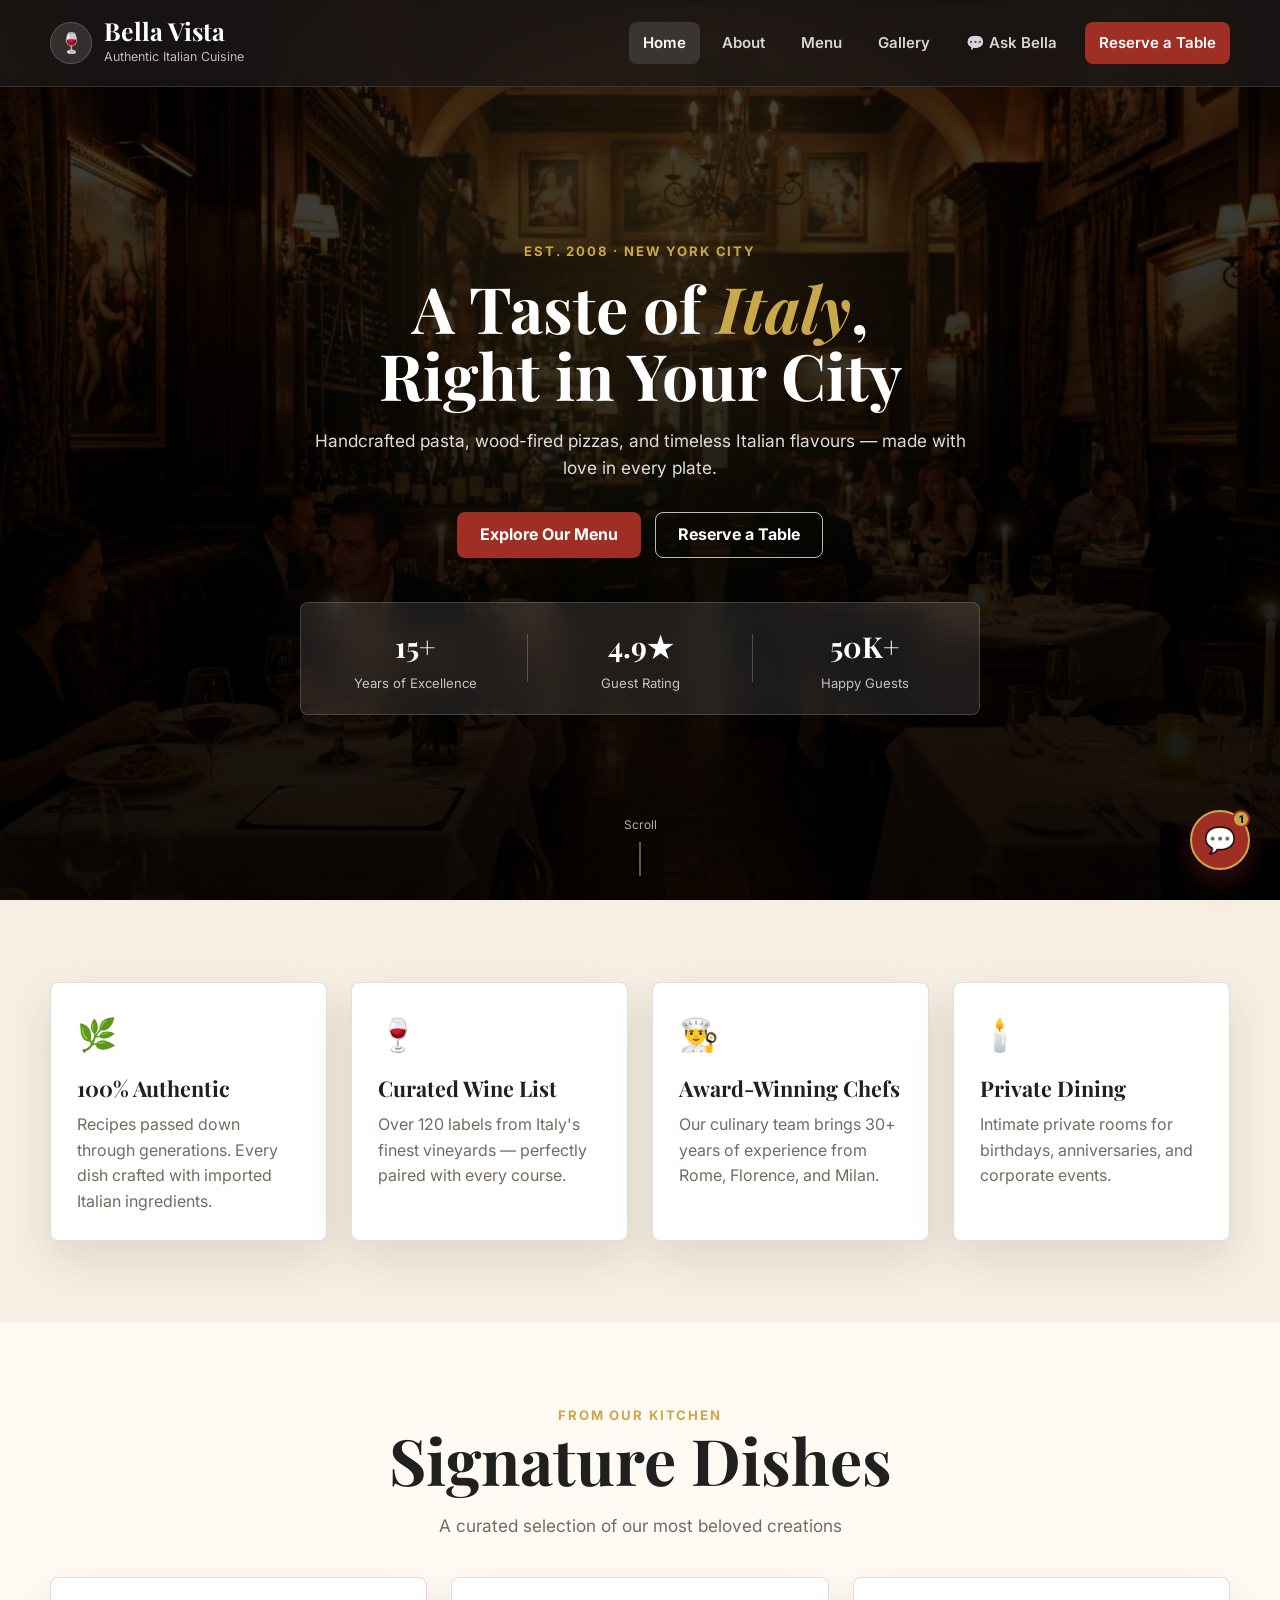
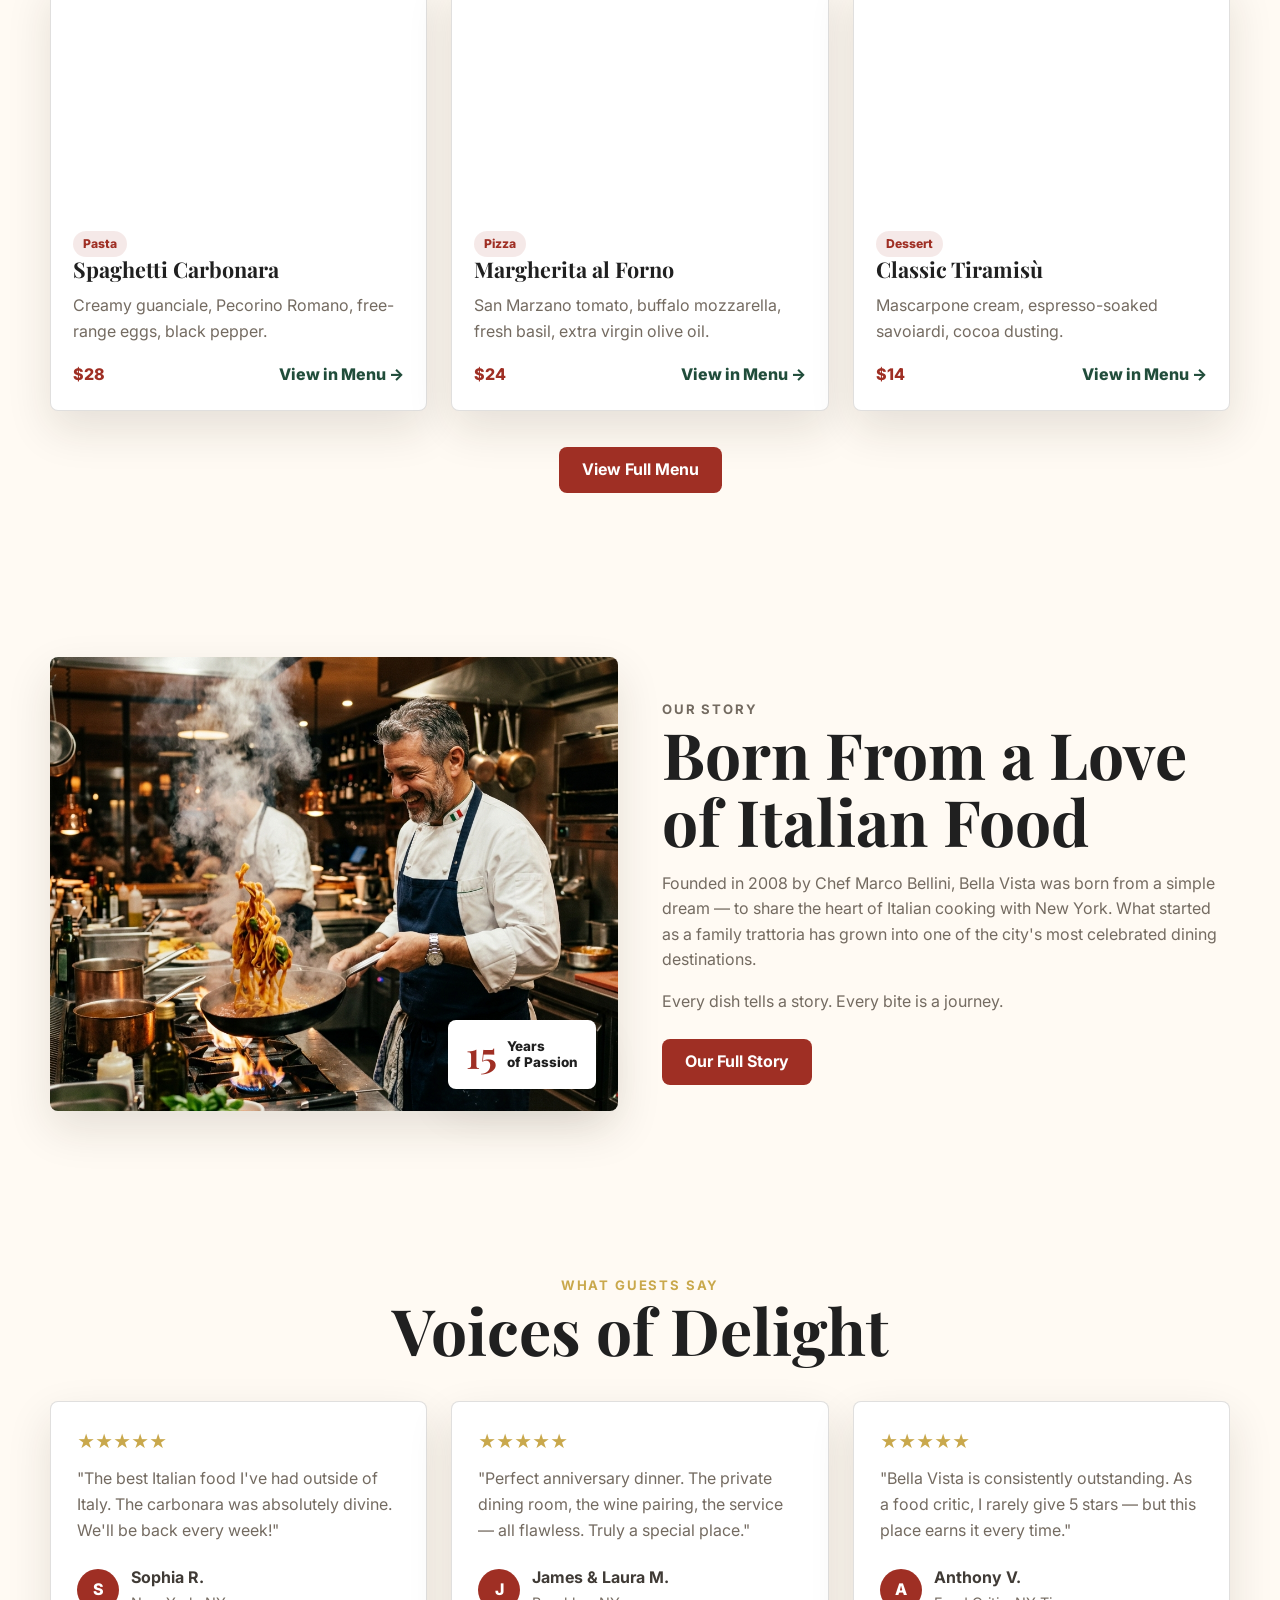
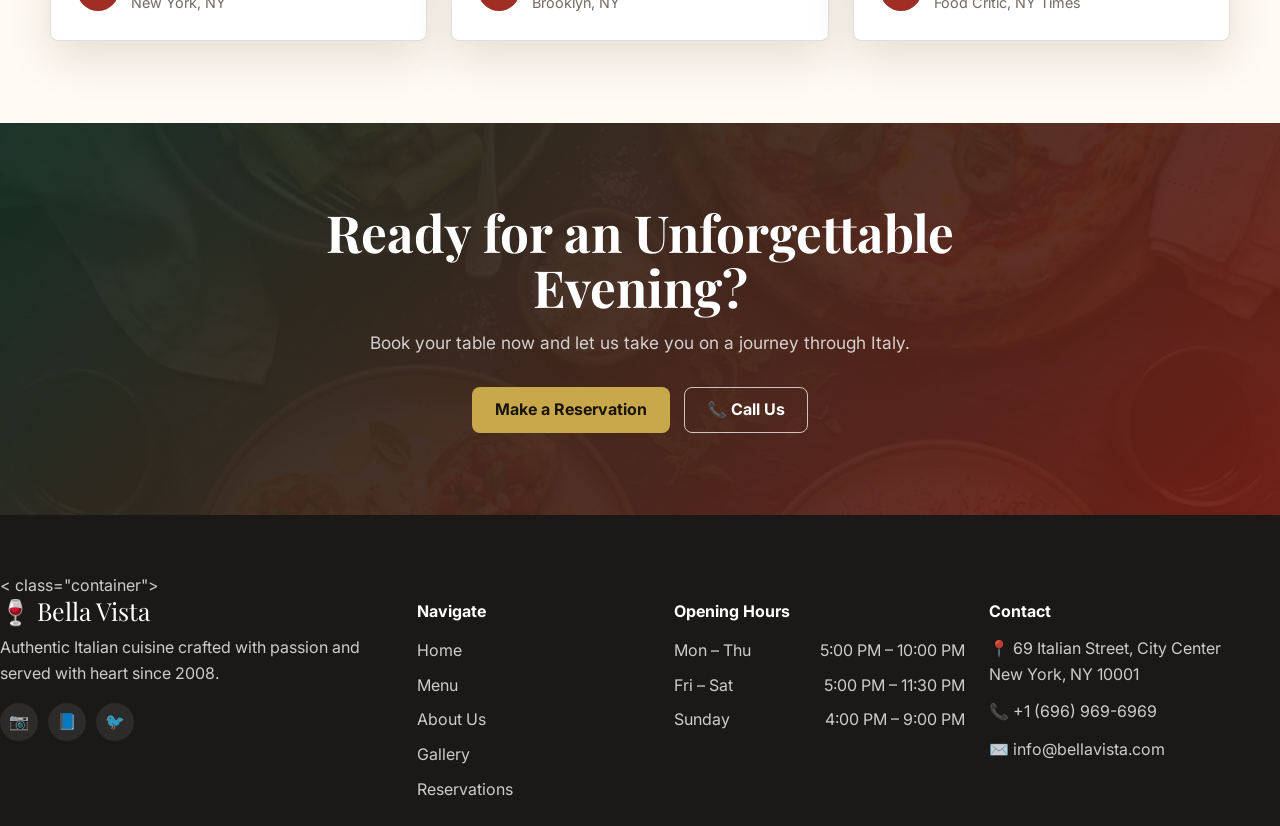
<file: index.html>
<!doctype html>
<html lang="en">
  <head>
    <meta charset="UTF-8" />
    <meta name="viewport" content="width=device-width, initial-scale=1.0" />
    <title>Bella Vista – Authentic Italian Cuisine | New York</title>
    <meta
      name="description"
      content="Experience the authentic taste of Italy at Bella Vista. Award-winning Italian cuisine in the heart of New York City. Reserve your table today."
    />
    <link rel="preconnect" href="https://fonts.googleapis.com" />
    <link rel="preconnect" href="https://fonts.gstatic.com" crossorigin />
    <link
      href="https://fonts.googleapis.com/css2?family=Playfair+Display:ital,wght@0,400;0,600;0,700;1,400&family=Inter:wght@300;400;500;600&display=swap"
      rel="stylesheet"
    />
    <link rel="stylesheet" href="style.css" />
  </head>
  <body>
    <!-- NAVBAR -->
    <header class="header" id="main-header">
      <div class="container">
        <nav class="navbar">
          <a href="index.html" class="logo">
            <span class="logo-icon">🍷</span>
            <div class="logo-text">
              <h1>Bella Vista</h1>
              <span class="tagline">Authentic Italian Cuisine</span>
            </div>
          </a>
          <ul class="nav-links" id="nav-links">
            <li>
              <a href="index.html" class="nav-link active" id="nav-home"
                >Home</a
              >
            </li>
            <li>
              <a href="about.html" class="nav-link" id="nav-about">About</a>
            </li>
            <li><a href="menu.html" class="nav-link" id="nav-menu">Menu</a></li>
            <li>
              <a href="gallery.html" class="nav-link" id="nav-gallery"
                >Gallery</a
              >
            </li>
            <li>
              <a href="chatbot.html" class="nav-link" id="nav-chatbot"
                >💬 Ask Bella</a
              >
            </li>
            <li>
              <a
                href="reservation.html"
                class="nav-link btn-reserve"
                id="nav-reservation"
                >Reserve a Table</a
              >
            </li>
          </ul>
          <button class="hamburger" id="hamburger" aria-label="Toggle menu">
            <span></span><span></span><span></span>
          </button>
        </nav>
      </div>
    </header>

    <!-- HERO -->
    <section id="home" class="hero">
      <div class="hero-overlay"></div>
      <div class="hero-content">
        <p class="hero-eyebrow">Est. 2008 · New York City</p>
        <h2 class="hero-title">
          A Taste of <em>Italy</em>,<br />Right in Your City
        </h2>
        <p class="hero-sub">
          Handcrafted pasta, wood-fired pizzas, and timeless Italian flavours —
          made with love in every plate.
        </p>
        <div class="hero-buttons">
          <a href="menu.html" class="btn btn-primary" id="hero-view-menu"
            >Explore Our Menu</a
          >
          <a href="reservation.html" class="btn btn-outline" id="hero-reserve"
            >Reserve a Table</a
          >
        </div>
        <div class="hero-stats">
          <div class="stat">
            <span class="stat-num">15+</span
            ><span class="stat-label">Years of Excellence</span>
          </div>
          <div class="stat-divider"></div>
          <div class="stat">
            <span class="stat-num">4.9★</span
            ><span class="stat-label">Guest Rating</span>
          </div>
          <div class="stat-divider"></div>
          <div class="stat">
            <span class="stat-num">50K+</span
            ><span class="stat-label">Happy Guests</span>
          </div>
        </div>
      </div>
      <div class="hero-scroll-indicator">
        <span>Scroll</span>
        <div class="scroll-line"></div>
      </div>
    </section>

    <!-- FEATURES -->
    <section class="features" id="features">
      <div class="container">
        <div class="features-grid">
          <div class="feature-card" id="feature-authentic">
            <div class="feature-icon">🌿</div>
            <h3>100% Authentic</h3>
            <p>
              Recipes passed down through generations. Every dish crafted with
              imported Italian ingredients.
            </p>
          </div>
          <div class="feature-card" id="feature-wine">
            <div class="feature-icon">🍷</div>
            <h3>Curated Wine List</h3>
            <p>
              Over 120 labels from Italy's finest vineyards — perfectly paired
              with every course.
            </p>
          </div>
          <div class="feature-card" id="feature-chef">
            <div class="feature-icon">👨‍🍳</div>
            <h3>Award-Winning Chefs</h3>
            <p>
              Our culinary team brings 30+ years of experience from Rome,
              Florence, and Milan.
            </p>
          </div>
          <div class="feature-card" id="feature-private">
            <div class="feature-icon">🕯️</div>
            <h3>Private Dining</h3>
            <p>
              Intimate private rooms for birthdays, anniversaries, and corporate
              events.
            </p>
          </div>
        </div>
      </div>
    </section>

    <!-- SIGNATURE DISHES TEASER -->
    <section class="signature" id="signature">
      <div class="container">
        <div class="section-header">
          <p class="section-eyebrow">From Our Kitchen</p>
          <h2 class="section-title">Signature Dishes</h2>
          <p class="section-sub">
            A curated selection of our most beloved creations
          </p>
        </div>
        <div class="dishes-grid">
          <div class="dish-card" id="dish-carbonara">
            <div
              class="dish-img"
              style="
                background-image: url(&quot;https://images.unsplash.com/photo-1612874742237-6526221588e3?w=600&quot;);
              "
            ></div>
            <div class="dish-info">
              <span class="dish-category">Pasta</span>
              <h3>Spaghetti Carbonara</h3>
              <p>
                Creamy guanciale, Pecorino Romano, free-range eggs, black
                pepper.
              </p>
              <div class="dish-footer">
                <span class="dish-price">$28</span>
                <a href="menu.html" class="dish-btn" id="dish-carbonara-btn"
                  >View in Menu →</a
                >
              </div>
            </div>
          </div>
          <div class="dish-card" id="dish-pizza">
            <div
              class="dish-img"
              style="
                background-image: url(&quot;https://images.unsplash.com/photo-1574071318508-1cdbab80d002?w=600&quot;);
              "
            ></div>
            <div class="dish-info">
              <span class="dish-category">Pizza</span>
              <h3>Margherita al Forno</h3>
              <p>
                San Marzano tomato, buffalo mozzarella, fresh basil, extra
                virgin olive oil.
              </p>
              <div class="dish-footer">
                <span class="dish-price">$24</span>
                <a href="menu.html" class="dish-btn" id="dish-pizza-btn"
                  >View in Menu →</a
                >
              </div>
            </div>
          </div>
          <div class="dish-card" id="dish-tiramisu">
            <div
              class="dish-img"
              style="
                background-image: url(&quot;https://images.unsplash.com/photo-1571877227200-a0d98ea607e9?w=600&quot;);
              "
            ></div>
            <div class="dish-info">
              <span class="dish-category">Dessert</span>
              <h3>Classic Tiramisù</h3>
              <p>Mascarpone cream, espresso-soaked savoiardi, cocoa dusting.</p>
              <div class="dish-footer">
                <span class="dish-price">$14</span>
                <a href="menu.html" class="dish-btn" id="dish-tiramisu-btn"
                  >View in Menu →</a
                >
              </div>
            </div>
          </div>
        </div>
        <div class="section-cta">
          <a href="menu.html" class="btn btn-primary" id="view-full-menu-btn"
            >View Full Menu</a
          >
        </div>
      </div>
    </section>

    <!-- ABOUT TEASER -->
    <section class="about-teaser" id="about-teaser">
      <div class="container">
        <div class="about-teaser-grid">
          <div class="about-teaser-img">
            <img src="img/chef.png" alt="Our head chef" />
            <div class="about-badge">
              <span class="badge-num">15</span>
              <span class="badge-label">Years<br />of Passion</span>
            </div>
          </div>
          <div class="about-teaser-text">
            <p class="section-eyebrow">Our Story</p>
            <h2 class="section-title">Born From a Love<br />of Italian Food</h2>
            <p>
              Founded in 2008 by Chef Marco Bellini, Bella Vista was born from a
              simple dream — to share the heart of Italian cooking with New
              York. What started as a family trattoria has grown into one of the
              city's most celebrated dining destinations.
            </p>
            <p>Every dish tells a story. Every bite is a journey.</p>
            <a
              href="about.html"
              class="btn btn-primary"
              id="learn-more-about-btn"
              >Our Full Story</a
            >
          </div>
        </div>
      </div>
    </section>

    <!-- TESTIMONIALS -->
    <section class="testimonials" id="testimonials">
      <div class="container">
        <div class="section-header">
          <p class="section-eyebrow">What Guests Say</p>
          <h2 class="section-title">Voices of Delight</h2>
        </div>
        <div class="testimonials-grid">
          <div class="testimonial-card" id="testimonial-1">
            <div class="stars">★★★★★</div>
            <p>
              "The best Italian food I've had outside of Italy. The carbonara
              was absolutely divine. We'll be back every week!"
            </p>
            <div class="testimonial-author">
              <div class="author-avatar">S</div>
              <div>
                <strong>Sophia R.</strong>
                <span>New York, NY</span>
              </div>
            </div>
          </div>
          <div class="testimonial-card" id="testimonial-2">
            <div class="stars">★★★★★</div>
            <p>
              "Perfect anniversary dinner. The private dining room, the wine
              pairing, the service — all flawless. Truly a special place."
            </p>
            <div class="testimonial-author">
              <div class="author-avatar">J</div>
              <div>
                <strong>James &amp; Laura M.</strong>
                <span>Brooklyn, NY</span>
              </div>
            </div>
          </div>
          <div class="testimonial-card" id="testimonial-3">
            <div class="stars">★★★★★</div>
            <p>
              "Bella Vista is consistently outstanding. As a food critic, I
              rarely give 5 stars — but this place earns it every time."
            </p>
            <div class="testimonial-author">
              <div class="author-avatar">A</div>
              <div>
                <strong>Anthony V.</strong>
                <span>Food Critic, NY Times</span>
              </div>
            </div>
          </div>
        </div>
      </div>
    </section>

    <!-- CTA BANNER -->
    <section class="cta-banner" id="cta-banner">
      <div class="container">
        <div class="cta-content">
          <h2>Ready for an Unforgettable Evening?</h2>
          <p>
            Book your table now and let us take you on a journey through Italy.
          </p>
          <div class="cta-buttons">
            <a href="reservation.html" class="btn btn-gold" id="cta-reserve-btn"
              >Make a Reservation</a
            >
            <a
              href="tel:+16969696969"
              class="btn btn-outline-light"
              id="cta-call-btn"
              >📞 Call Us</a
            >
          </div>
        </div>
      </div>
    </section>

    <!-- FOOTER -->
    <footer class="footer" id="main-footer">
      < class="container">
      <div class="footer-grid">
        <div class="footer-brand">
          <div class="footer-logo">🍷 Bella Vista</div>
          <p>
            Authentic Italian cuisine crafted with passion and served with heart
            since 2008.
          </p>
          <div class="social-links">
            <a
              href="#"
              class="social-link"
              id="social-instagram"
              aria-label="Instagram"
              >📷</a
            >
            <a
              href="#"
              class="social-link"
              id="social-facebook"
              aria-label="Facebook"
              >📘</a
            >
            <a
              href="#"
              class="social-link"
              id="social-twitter"
              aria-label="Twitter"
              >🐦</a
            >
          </div>
        </div>
        <div class="footer-nav">
          <h4>Navigate</h4>
          <ul>
            <li><a href="index.html" id="footer-home">Home</a></li>
            <li><a href="menu.html" id="footer-menu">Menu</a></li>
            <li><a href="about.html" id="footer-about">About Us</a></li>
            <li><a href="gallery.html" id="footer-gallery">Gallery</a></li>
            <li>
              <a href="reservation.html" id="footer-reservation"
                >Reservations</a
              >
            </li>
          </ul>
        </div>
        <div class="footer-hours">
          <h4>Opening Hours</h4>
          <ul>
            <li><span>Mon – Thu</span><span>5:00 PM – 10:00 PM</span></li>
            <li><span>Fri – Sat</span><span>5:00 PM – 11:30 PM</span></li>
            <li><span>Sunday</span><span>4:00 PM – 9:00 PM</span></li>
          </ul>
        </div>
        <div class="footer-contact">
          <h4>Contact</h4>
          <p>📍 69 Italian Street, City Center<br />New York, NY 10001</p>
          <p>
            📞
            <a href="tel:+16969696969" id="footer-phone">+1 (696) 969-6969</a>
          </p>
          <p>
            ✉️
            <a href="mailto:info@bellavista.com" id="footer-email"
              >info@bellavista.com</a
            >
          </p>
        </div>
      </div>
    </footer>

    <!-- FLOATING ASSISTANT WIDGET -->
    <a href="chatbot.html" class="floating-assistant-trigger" id="assistantTrigger" aria-label="Chat with AI Assistant">
      <div class="assistant-tooltip">Chat with Bella! ✨</div>
      <div class="assistant-bubble">
        💬
        <span class="bubble-badge">1</span>
      </div>
    </a>

    <!-- SCROLL TO TOP -->
    <button class="scroll-top" id="scrollTopBtn" aria-label="Scroll to top">
      ↑
    </button>

    <script src="script.js"></script>
    <script>
      // Show assistant tooltip after 3 seconds on homepage
      window.addEventListener('load', () => {
        setTimeout(() => {
          const trigger = document.getElementById('assistantTrigger');
          if (trigger) trigger.classList.add('show-tooltip');
        }, 3000);
      });
    </script>
  </body>
</html>
</file>
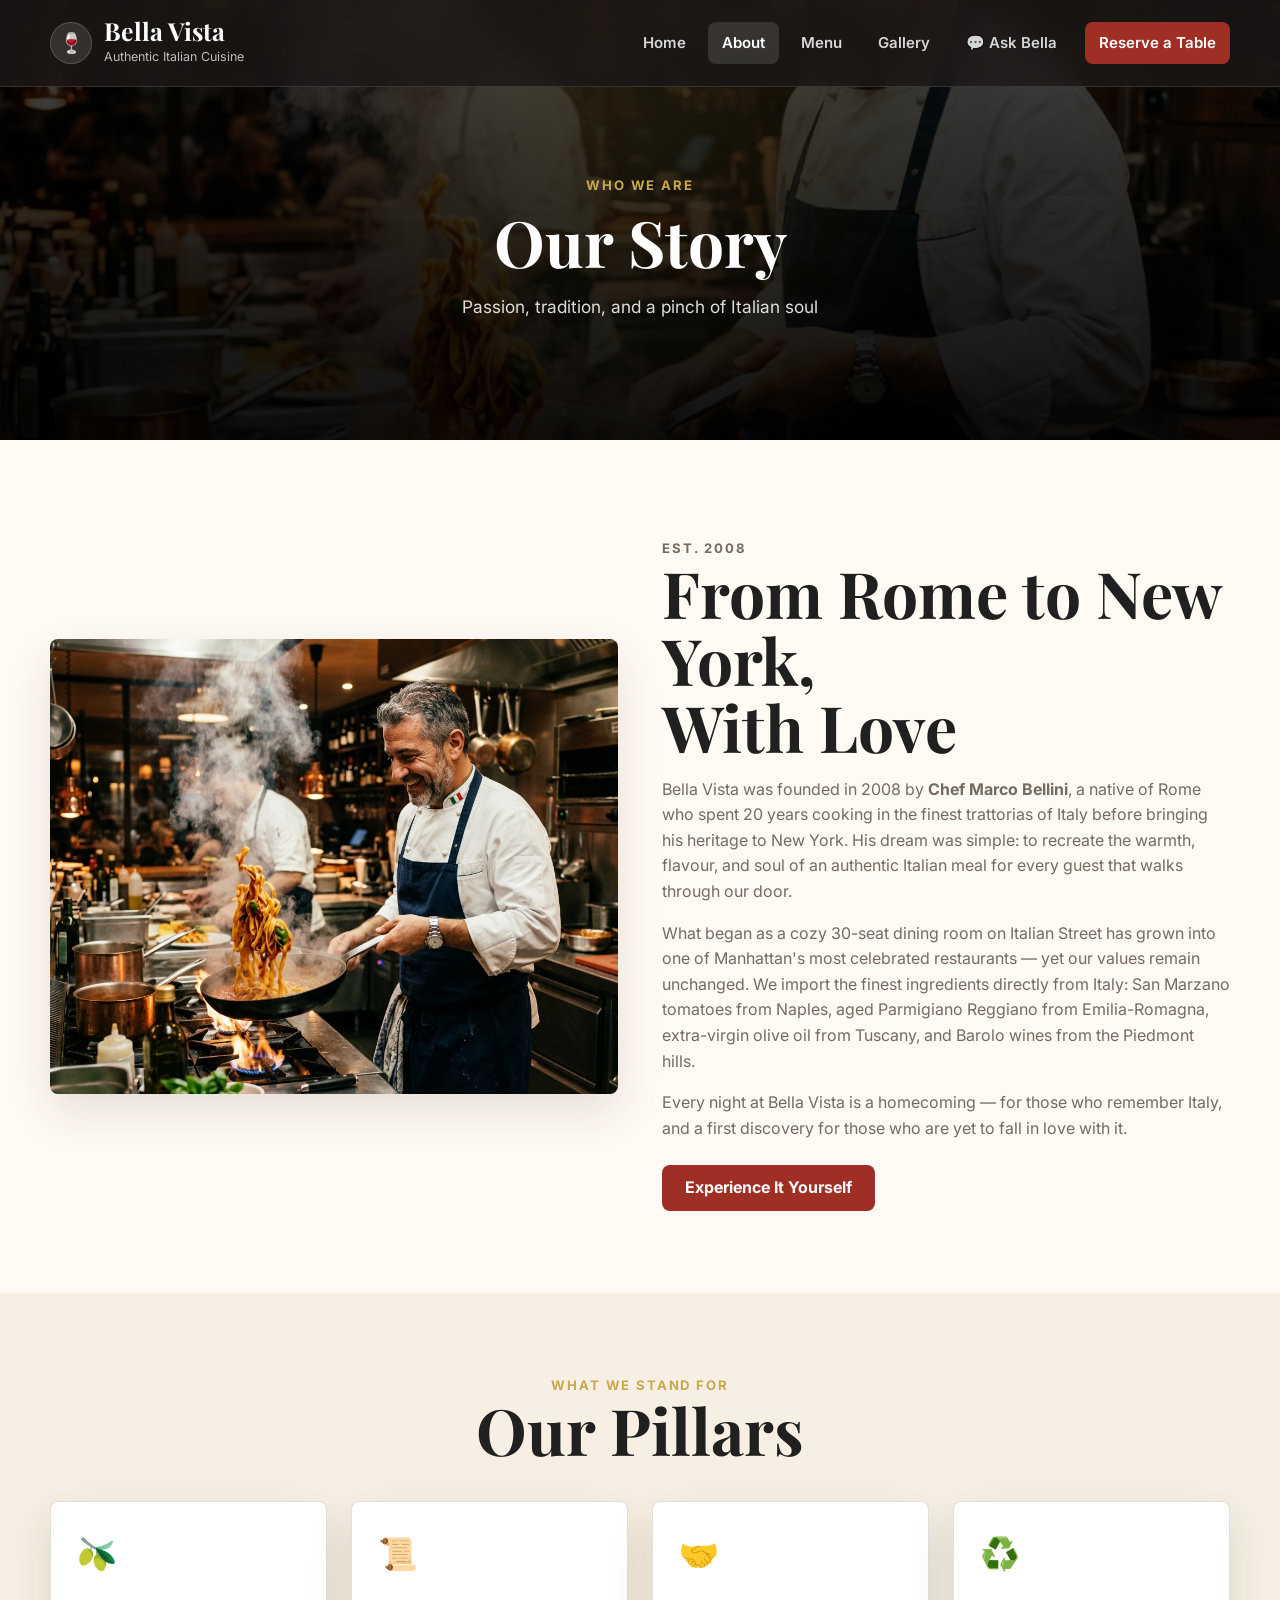
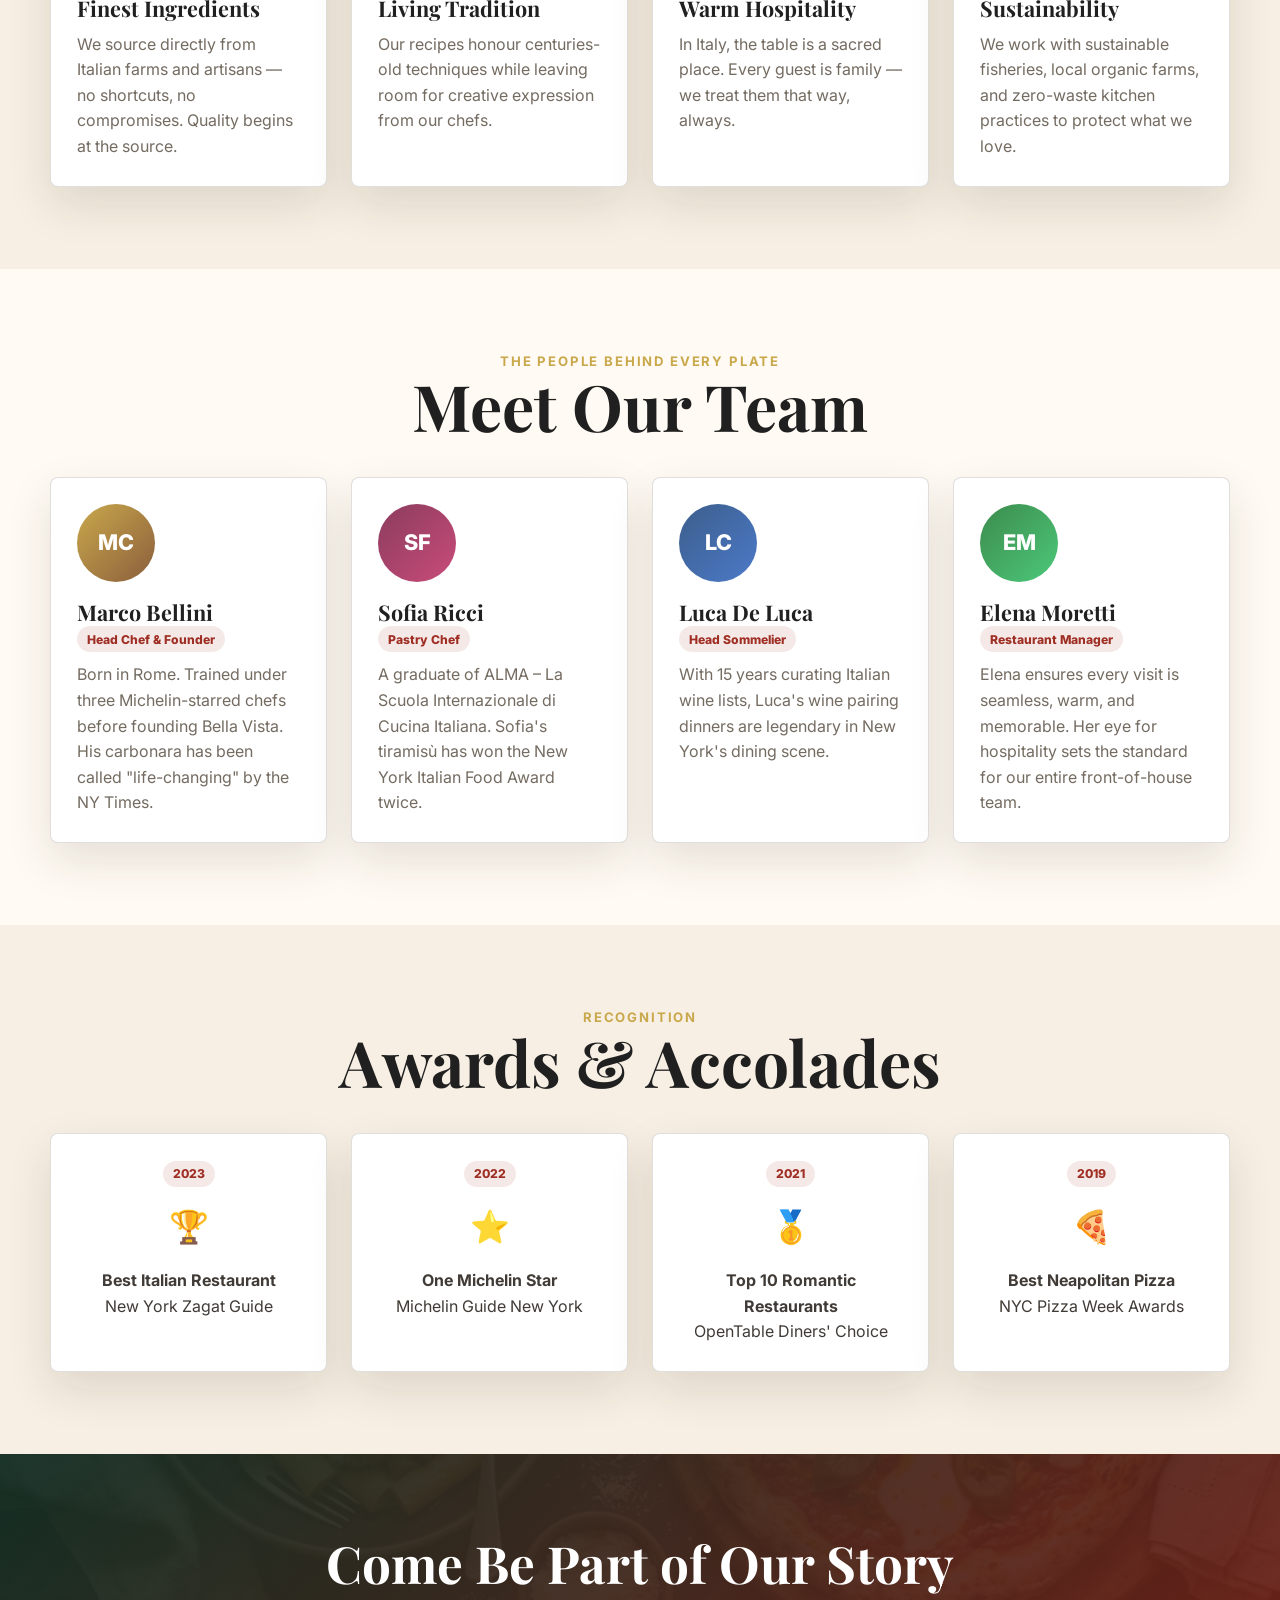
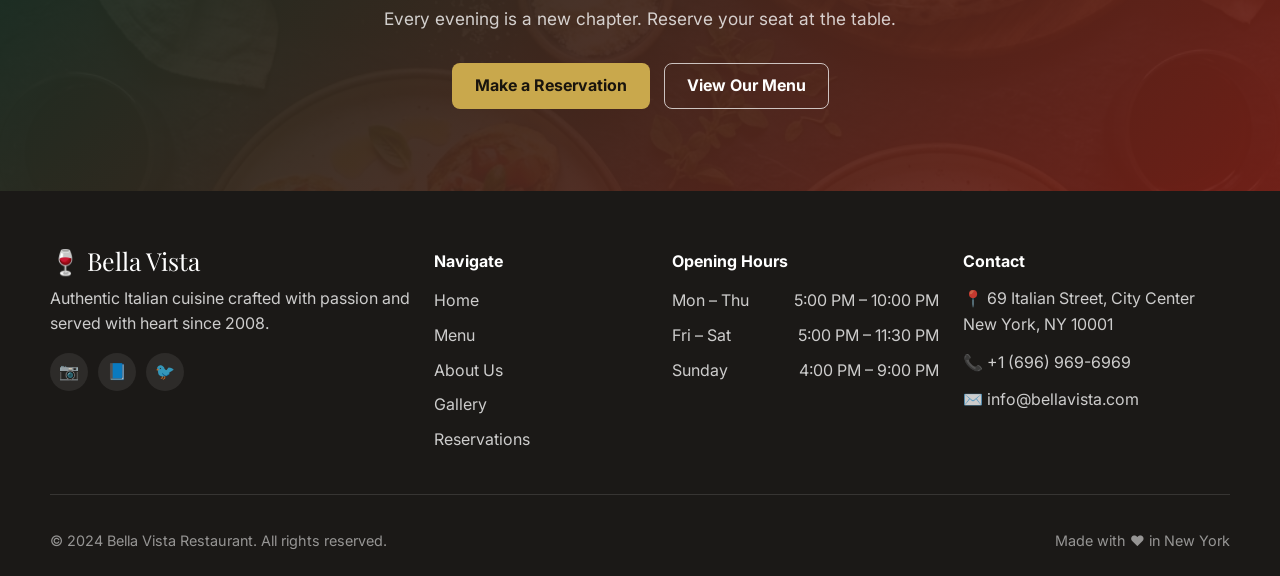
<file: about.html>
<!DOCTYPE html>
<html lang="en">
  <head>
    <meta charset="UTF-8" />
    <meta name="viewport" content="width=device-width, initial-scale=1.0" />
    <title>About Us – Bella Vista Restaurant</title>
    <meta name="description" content="Discover the story of Bella Vista — founded with a passion for authentic Italian cooking, our chefs and team bring Italy to New York every night." />
    <link rel="preconnect" href="https://fonts.googleapis.com" />
    <link rel="preconnect" href="https://fonts.gstatic.com" crossorigin />
    <link href="https://fonts.googleapis.com/css2?family=Playfair+Display:ital,wght@0,400;0,600;0,700;1,400&family=Inter:wght@300;400;500;600&display=swap" rel="stylesheet" />
    <link rel="stylesheet" href="style.css" />
  </head>
  <body>

    <!-- NAVBAR -->
    <header class="header" id="main-header">
      <div class="container">
        <nav class="navbar">
          <a href="index.html" class="logo">
            <span class="logo-icon">🍷</span>
            <div class="logo-text">
              <h1>Bella Vista</h1>
              <span class="tagline">Authentic Italian Cuisine</span>
            </div>
          </a>
          <ul class="nav-links" id="nav-links">
            <li><a href="index.html" class="nav-link" id="nav-home">Home</a></li>
            <li><a href="about.html" class="nav-link active" id="nav-about">About</a></li>
            <li><a href="menu.html" class="nav-link" id="nav-menu">Menu</a></li>
            <li><a href="gallery.html" class="nav-link" id="nav-gallery">Gallery</a></li>
            <li><a href="chatbot.html" class="nav-link" id="nav-chatbot">💬 Ask Bella</a></li>
            <li><a href="reservation.html" class="nav-link btn-reserve" id="nav-reservation">Reserve a Table</a></li>
          </ul>
          <button class="hamburger" id="hamburger" aria-label="Toggle menu">
            <span></span><span></span><span></span>
          </button>
        </nav>
      </div>
    </header>

    <!-- PAGE HERO -->
    <section class="page-hero page-hero--about">
      <div class="page-hero-overlay"></div>
      <div class="page-hero-content">
        <p class="section-eyebrow">Who We Are</p>
        <h2>Our Story</h2>
        <p>Passion, tradition, and a pinch of Italian soul</p>
      </div>
    </section>

    <!-- OUR STORY -->
    <section class="about-story">
      <div class="container">
        <div class="about-grid">
          <div class="about-img-col">
            <img src="img/chef.png" alt="Chef Marco Bellini" class="about-main-img" />
          </div>
          <div class="about-text-col">
            <p class="section-eyebrow">Est. 2008</p>
            <h2 class="section-title">From Rome to New York,<br>With Love</h2>
            <p>Bella Vista was founded in 2008 by <strong>Chef Marco Bellini</strong>, a native of Rome who spent 20 years cooking in the finest trattorias of Italy before bringing his heritage to New York. His dream was simple: to recreate the warmth, flavour, and soul of an authentic Italian meal for every guest that walks through our door.</p>
            <p>What began as a cozy 30-seat dining room on Italian Street has grown into one of Manhattan's most celebrated restaurants — yet our values remain unchanged. We import the finest ingredients directly from Italy: San Marzano tomatoes from Naples, aged Parmigiano Reggiano from Emilia-Romagna, extra-virgin olive oil from Tuscany, and Barolo wines from the Piedmont hills.</p>
            <p>Every night at Bella Vista is a homecoming — for those who remember Italy, and a first discovery for those who are yet to fall in love with it.</p>
            <a href="reservation.html" class="btn btn-primary" id="about-reserve-btn">Experience It Yourself</a>
          </div>
        </div>
      </div>
    </section>

    <!-- VALUES -->
    <section class="values-section">
      <div class="container">
        <div class="section-header">
          <p class="section-eyebrow">What We Stand For</p>
          <h2 class="section-title">Our Pillars</h2>
        </div>
        <div class="values-grid">
          <div class="value-card" id="value-ingredients">
            <div class="value-icon">🫒</div>
            <h3>Finest Ingredients</h3>
            <p>We source directly from Italian farms and artisans — no shortcuts, no compromises. Quality begins at the source.</p>
          </div>
          <div class="value-card" id="value-tradition">
            <div class="value-icon">📜</div>
            <h3>Living Tradition</h3>
            <p>Our recipes honour centuries-old techniques while leaving room for creative expression from our chefs.</p>
          </div>
          <div class="value-card" id="value-hospitality">
            <div class="value-icon">🤝</div>
            <h3>Warm Hospitality</h3>
            <p>In Italy, the table is a sacred place. Every guest is family — we treat them that way, always.</p>
          </div>
          <div class="value-card" id="value-sustainability">
            <div class="value-icon">♻️</div>
            <h3>Sustainability</h3>
            <p>We work with sustainable fisheries, local organic farms, and zero-waste kitchen practices to protect what we love.</p>
          </div>
        </div>
      </div>
    </section>

    <!-- MEET THE TEAM -->
    <section class="team-section">
      <div class="container">
        <div class="section-header">
          <p class="section-eyebrow">The People Behind Every Plate</p>
          <h2 class="section-title">Meet Our Team</h2>
        </div>
        <div class="team-grid">
          <div class="team-card" id="team-marco">
            <div class="team-avatar" style="background:linear-gradient(135deg,#c9a84c,#8b5e3c)">MC</div>
            <h3>Marco Bellini</h3>
            <span class="team-role">Head Chef &amp; Founder</span>
            <p>Born in Rome. Trained under three Michelin-starred chefs before founding Bella Vista. His carbonara has been called "life-changing" by the NY Times.</p>
          </div>
          <div class="team-card" id="team-sofia">
            <div class="team-avatar" style="background:linear-gradient(135deg,#8b3c5e,#c94c7a)">SF</div>
            <h3>Sofia Ricci</h3>
            <span class="team-role">Pastry Chef</span>
            <p>A graduate of ALMA – La Scuola Internazionale di Cucina Italiana. Sofia's tiramisù has won the New York Italian Food Award twice.</p>
          </div>
          <div class="team-card" id="team-luca">
            <div class="team-avatar" style="background:linear-gradient(135deg,#3c5e8b,#4c7ac9)">LC</div>
            <h3>Luca De Luca</h3>
            <span class="team-role">Head Sommelier</span>
            <p>With 15 years curating Italian wine lists, Luca's wine pairing dinners are legendary in New York's dining scene.</p>
          </div>
          <div class="team-card" id="team-elena">
            <div class="team-avatar" style="background:linear-gradient(135deg,#3c8b4c,#4cc97a)">EM</div>
            <h3>Elena Moretti</h3>
            <span class="team-role">Restaurant Manager</span>
            <p>Elena ensures every visit is seamless, warm, and memorable. Her eye for hospitality sets the standard for our entire front-of-house team.</p>
          </div>
        </div>
      </div>
    </section>

    <!-- AWARDS & RECOGNITION -->
    <section class="awards-section">
      <div class="container">
        <div class="section-header">
          <p class="section-eyebrow">Recognition</p>
          <h2 class="section-title">Awards &amp; Accolades</h2>
        </div>
        <div class="awards-grid">
          <div class="award-card" id="award-1">
            <div class="award-year">2023</div>
            <div class="award-icon">🏆</div>
            <h4>Best Italian Restaurant</h4>
            <p>New York Zagat Guide</p>
          </div>
          <div class="award-card" id="award-2">
            <div class="award-year">2022</div>
            <div class="award-icon">⭐</div>
            <h4>One Michelin Star</h4>
            <p>Michelin Guide New York</p>
          </div>
          <div class="award-card" id="award-3">
            <div class="award-year">2021</div>
            <div class="award-icon">🥇</div>
            <h4>Top 10 Romantic Restaurants</h4>
            <p>OpenTable Diners' Choice</p>
          </div>
          <div class="award-card" id="award-4">
            <div class="award-year">2019</div>
            <div class="award-icon">🍕</div>
            <h4>Best Neapolitan Pizza</h4>
            <p>NYC Pizza Week Awards</p>
          </div>
        </div>
      </div>
    </section>

    <!-- CTA -->
    <section class="cta-banner">
      <div class="container">
        <div class="cta-content">
          <h2>Come Be Part of Our Story</h2>
          <p>Every evening is a new chapter. Reserve your seat at the table.</p>
          <div class="cta-buttons">
            <a href="reservation.html" class="btn btn-gold" id="about-cta-reserve">Make a Reservation</a>
            <a href="menu.html" class="btn btn-outline-light" id="about-cta-menu">View Our Menu</a>
          </div>
        </div>
      </div>
    </section>

    <!-- FOOTER -->
    <footer class="footer">
      <div class="container">
        <div class="footer-grid">
          <div class="footer-brand">
            <div class="footer-logo">🍷 Bella Vista</div>
            <p>Authentic Italian cuisine crafted with passion and served with heart since 2008.</p>
            <div class="social-links">
              <a href="#" class="social-link" id="social-instagram">📷</a>
              <a href="#" class="social-link" id="social-facebook">📘</a>
              <a href="#" class="social-link" id="social-twitter">🐦</a>
            </div>
          </div>
          <div class="footer-nav">
            <h4>Navigate</h4>
            <ul>
              <li><a href="index.html">Home</a></li>
              <li><a href="menu.html">Menu</a></li>
              <li><a href="about.html">About Us</a></li>
              <li><a href="gallery.html">Gallery</a></li>
              <li><a href="reservation.html">Reservations</a></li>
            </ul>
          </div>
          <div class="footer-hours">
            <h4>Opening Hours</h4>
            <ul>
              <li><span>Mon – Thu</span><span>5:00 PM – 10:00 PM</span></li>
              <li><span>Fri – Sat</span><span>5:00 PM – 11:30 PM</span></li>
              <li><span>Sunday</span><span>4:00 PM – 9:00 PM</span></li>
            </ul>
          </div>
          <div class="footer-contact">
            <h4>Contact</h4>
            <p>📍 69 Italian Street, City Center<br>New York, NY 10001</p>
            <p>📞 <a href="tel:+16969696969">+1 (696) 969-6969</a></p>
            <p>✉️ <a href="mailto:info@bellavista.com">info@bellavista.com</a></p>
          </div>
        </div>
        <div class="footer-bottom">
          <p>© 2024 Bella Vista Restaurant. All rights reserved.</p>
          <p>Made with ❤️ in New York</p>
        </div>
      </div>
    </footer>

    <button class="scroll-top" id="scrollTopBtn" aria-label="Scroll to top">↑</button>
    <script src="script.js"></script>
  </body>
</html>
</file>
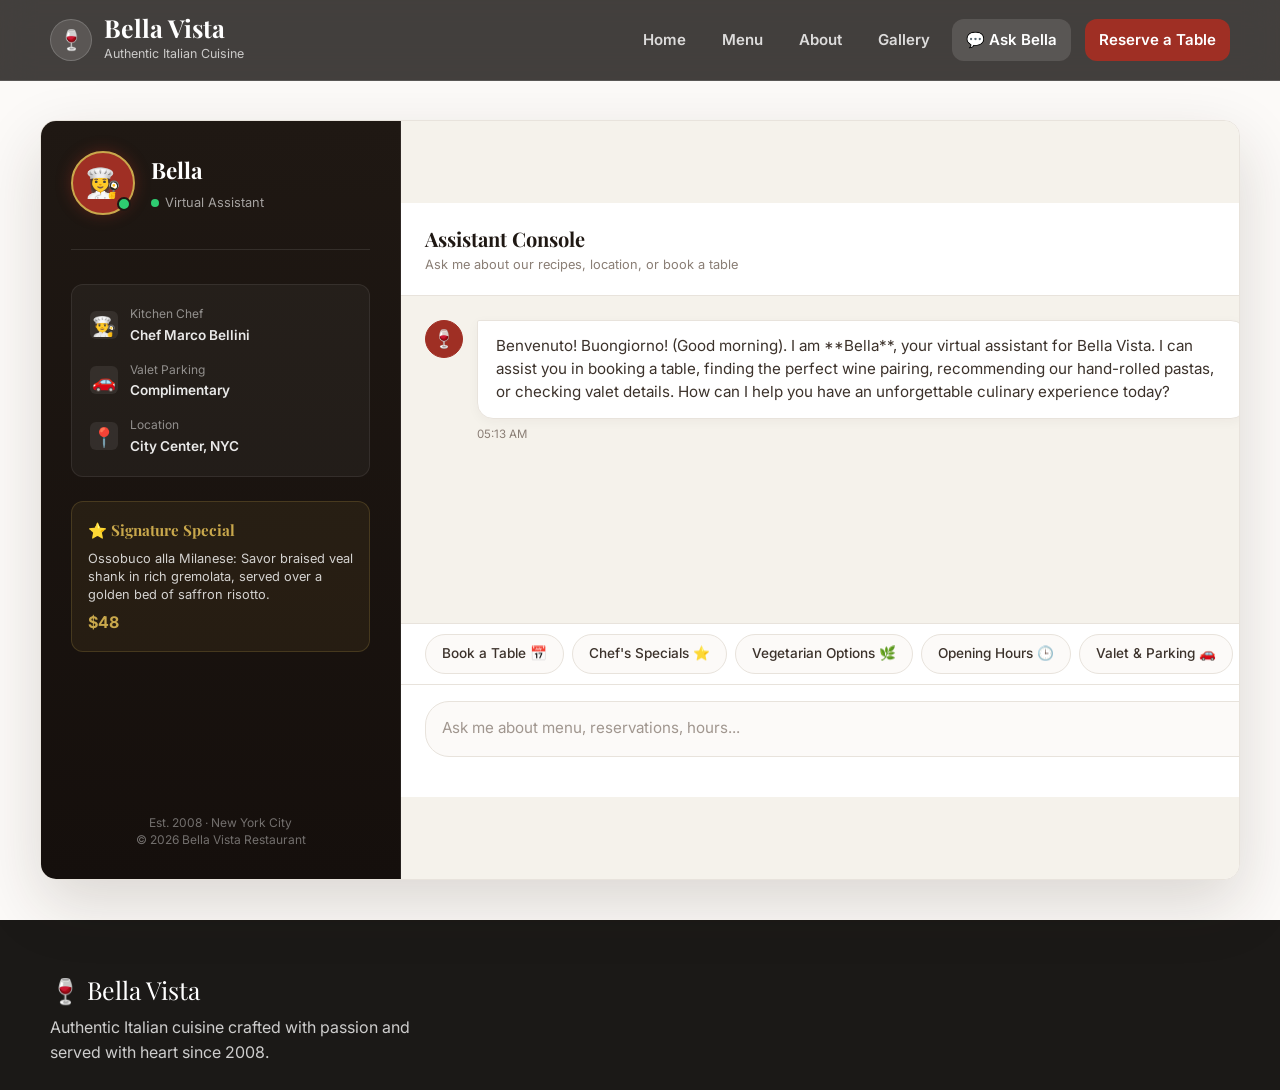
<file: chatbot.html>
<!doctype html>
<html lang="en">
  <head>
    <meta charset="UTF-8" />
    <meta name="viewport" content="width=device-width, initial-scale=1.0" />
    <title>Ask Bella – Bella Vista AI Virtual Assistant</title>
    <meta
      name="description"
      content="Chat with Bella, our virtual AI assistant. Book a table, browse our signature dishes, check opening hours, or ask for Chef Marco's daily recommendations."
    />
    <link rel="preconnect" href="https://fonts.googleapis.com" />
    <link rel="preconnect" href="https://fonts.gstatic.com" crossorigin />
    <link
      href="https://fonts.googleapis.com/css2?family=Playfair+Display:ital,wght@0,400;0,600;0,700;1,400&family=Inter:wght@300;400;500;600&display=swap"
      rel="stylesheet"
    />
    <link rel="stylesheet" href="style.css" />
    <link rel="stylesheet" href="chatbot.css" />
  </head>
  <body>
    <!-- NAVBAR -->
    <header class="header" id="main-header">
      <div class="container">
        <nav class="navbar">
          <a href="index.html" class="logo">
            <span class="logo-icon">🍷</span>
            <div class="logo-text">
              <h1>Bella Vista</h1>
              <span class="tagline">Authentic Italian Cuisine</span>
            </div>
          </a>
          <ul class="nav-links" id="nav-links">
            <li>
              <a href="index.html" class="nav-link" id="nav-home">Home</a>
            </li>
            <li><a href="menu.html" class="nav-link" id="nav-menu">Menu</a></li>
            <li>
              <a href="about.html" class="nav-link" id="nav-about">About</a>
            </li>
            <li>
              <a href="gallery.html" class="nav-link" id="nav-gallery"
                >Gallery</a
              >
            </li>
            <li>
              <a href="chatbot.html" class="nav-link active" id="nav-chatbot"
                >💬 Ask Bella</a
              >
            </li>
            <li>
              <a
                href="reservation.html"
                class="nav-link btn-reserve"
                id="nav-reservation"
                >Reserve a Table</a
              >
            </li>
          </ul>
          <button class="hamburger" id="hamburger" aria-label="Toggle menu">
            <span></span><span></span><span></span>
          </button>
        </nav>
      </div>
    </header>

    <!-- CHATBOT MAIN CONTAINER -->
    <main class="chatbot-page-container">
      <div class="chatbot-wrapper">
        <!-- SIDEBAR DASHBOARD -->
        <aside class="chatbot-sidebar">
          <div class="sidebar-top">
            <div class="bot-profile">
              <div class="bot-avatar-large">
                👩‍🍳
                <span class="pulse-badge pulse-animation"></span>
              </div>
              <div class="bot-info-meta">
                <h2>Bella</h2>
                <div class="bot-status">
                  <span class="bot-status-dot"></span>
                  <span>Virtual Assistant</span>
                </div>
              </div>
            </div>

            <div class="sidebar-divider"></div>

            <div class="quick-stats-widget">
              <div class="stat-item">
                <span class="stat-icon">👨‍🍳</span>
                <div class="stat-text">
                  <small>Kitchen Chef</small>
                  <span>Chef Marco Bellini</span>
                </div>
              </div>
              <div class="stat-item">
                <span class="stat-icon">🚗</span>
                <div class="stat-text">
                  <small>Valet Parking</small>
                  <span>Complimentary</span>
                </div>
              </div>
              <div class="stat-item">
                <span class="stat-icon">📍</span>
                <div class="stat-text">
                  <small>Location</small>
                  <span>City Center, NYC</span>
                </div>
              </div>
            </div>

            <div class="specials-widget">
              <h4>⭐ Signature Special</h4>
              <p>
                Ossobuco alla Milanese: Savor braised veal shank in rich
                gremolata, served over a golden bed of saffron risotto.
              </p>
              <span class="price">$48</span>
            </div>
          </div>

          <div class="sidebar-footer">
            <p>Est. 2008 · New York City</p>
            <p>© 2026 Bella Vista Restaurant</p>
          </div>
        </aside>

        <!-- CHAT WINDOW -->
        <section class="chat-window">
          <!-- Chat Window Header -->
          <header class="chat-header">
            <div class="chat-header-info">
              <h3>Assistant Console</h3>
              <span>Ask me about our recipes, location, or book a table</span>
            </div>
            <div class="chat-actions">
              <button
                class="chat-action-btn"
                id="volume-toggle"
                title="Mute chimes"
              >
                🔊
              </button>
              <button
                class="chat-action-btn"
                id="clear-chat"
                title="Restart conversation"
              >
                🔄
              </button>
            </div>
          </header>

          <!-- Chat messages feed -->
          <div class="chat-messages" id="chat-messages">
            <!-- Messages populated dynamically by JavaScript -->
          </div>

          <!-- Interactive Suggestion Chips -->
          <div class="chat-suggestions" id="chat-suggestions">
            <!-- Chips populated dynamically by JavaScript -->
          </div>

          <!-- Chat Input Area -->
          <div class="chat-input-wrapper">
            <div class="chat-input-container">
              <input
                type="text"
                class="chat-input"
                id="chat-input"
                placeholder="Ask me about menu, reservations, hours..."
                maxlength="200"
                autocomplete="off"
              />
              <div class="input-actions">
                <button
                  class="input-action-btn"
                  id="chat-mic-btn"
                  title="Simulate voice input"
                >
                  🎙️
                </button>
                <button
                  class="btn btn-primary send-btn"
                  id="chat-send-btn"
                  aria-label="Send message"
                >
                  Send →
                </button>
              </div>
            </div>
            <div class="input-counter" id="char-counter">0/200</div>
          </div>
        </section>
      </div>
    </main>

    <!-- FOOTER -->
    <footer class="footer">
      <div class="container">
        <div class="footer-grid">
          <div class="footer-brand">
            <div class="footer-logo">🍷 Bella Vista</div>
            <p>
              Authentic Italian cuisine crafted with passion and served with
              heart since 2008.
            </p>
          </div>
        </div>
      </div>
    </footer>

    <script src="chatbot.js"></script>
  </body>
</html>
</file>
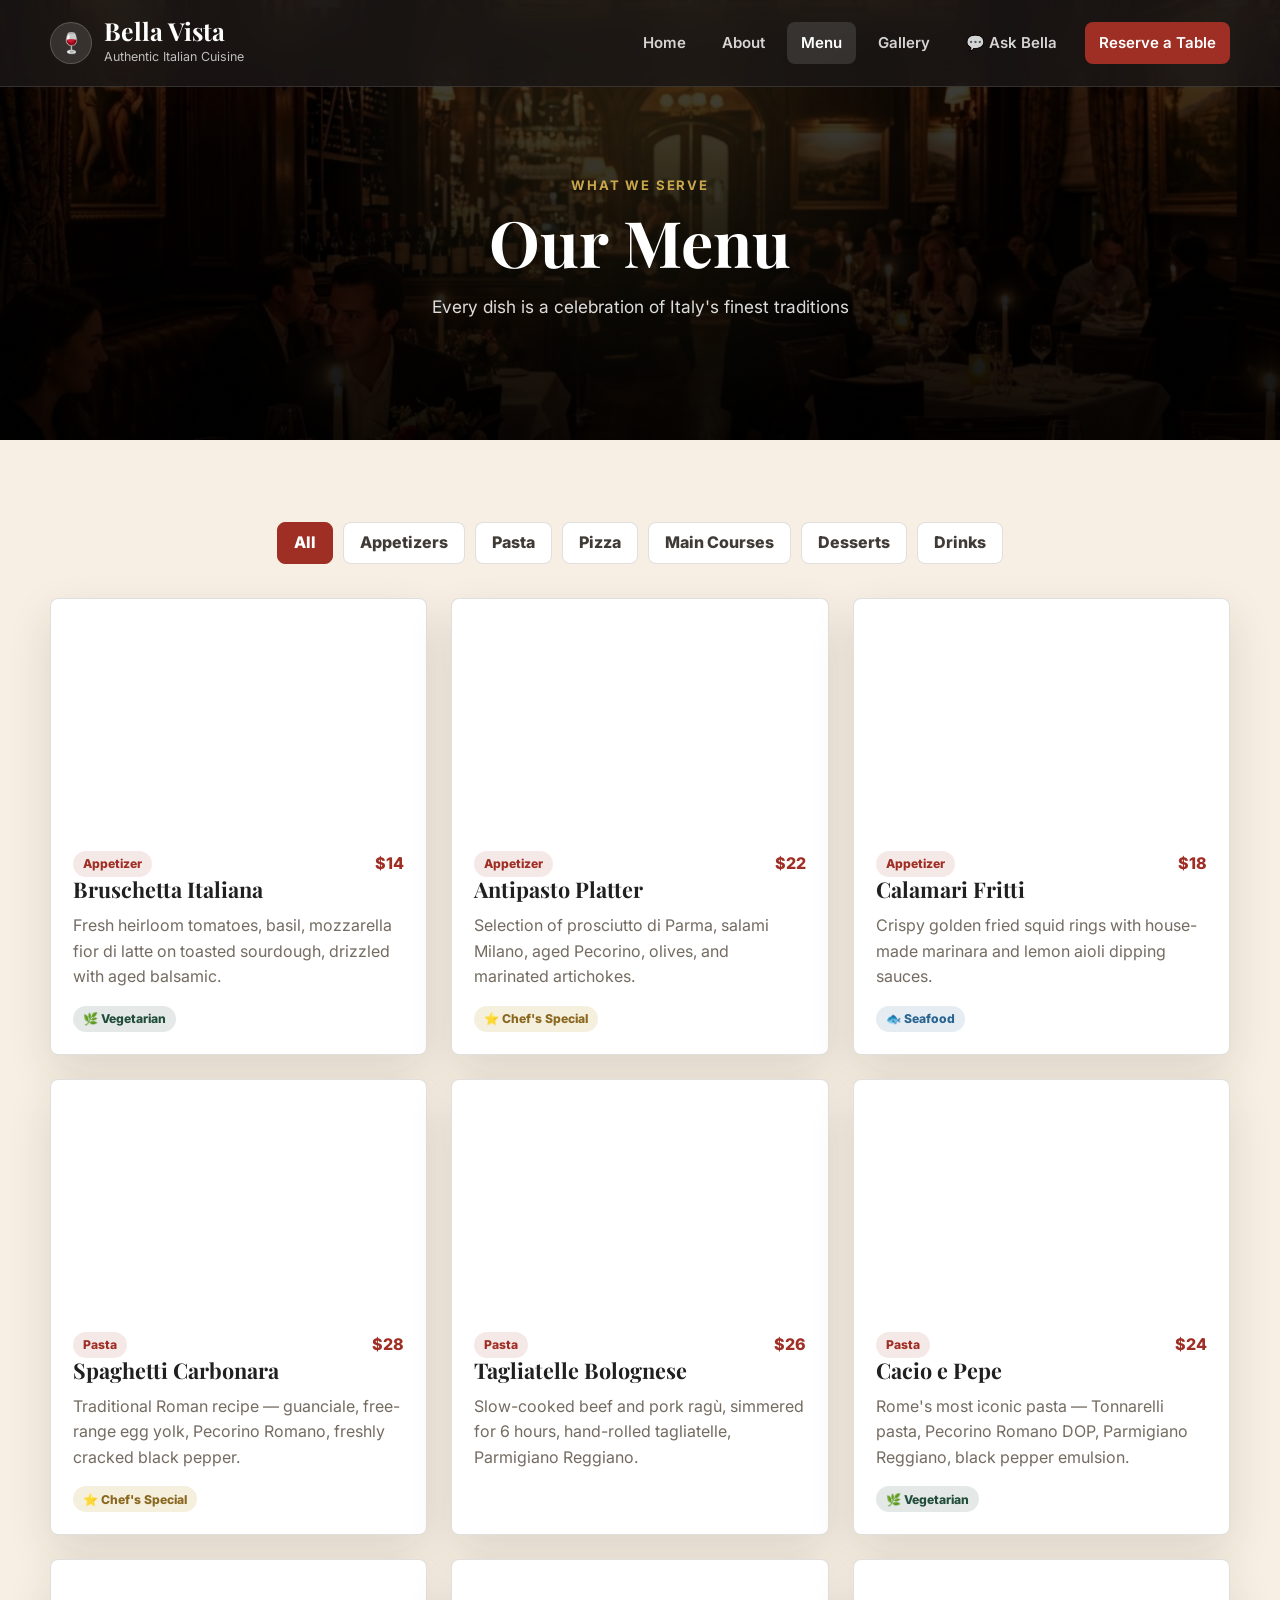
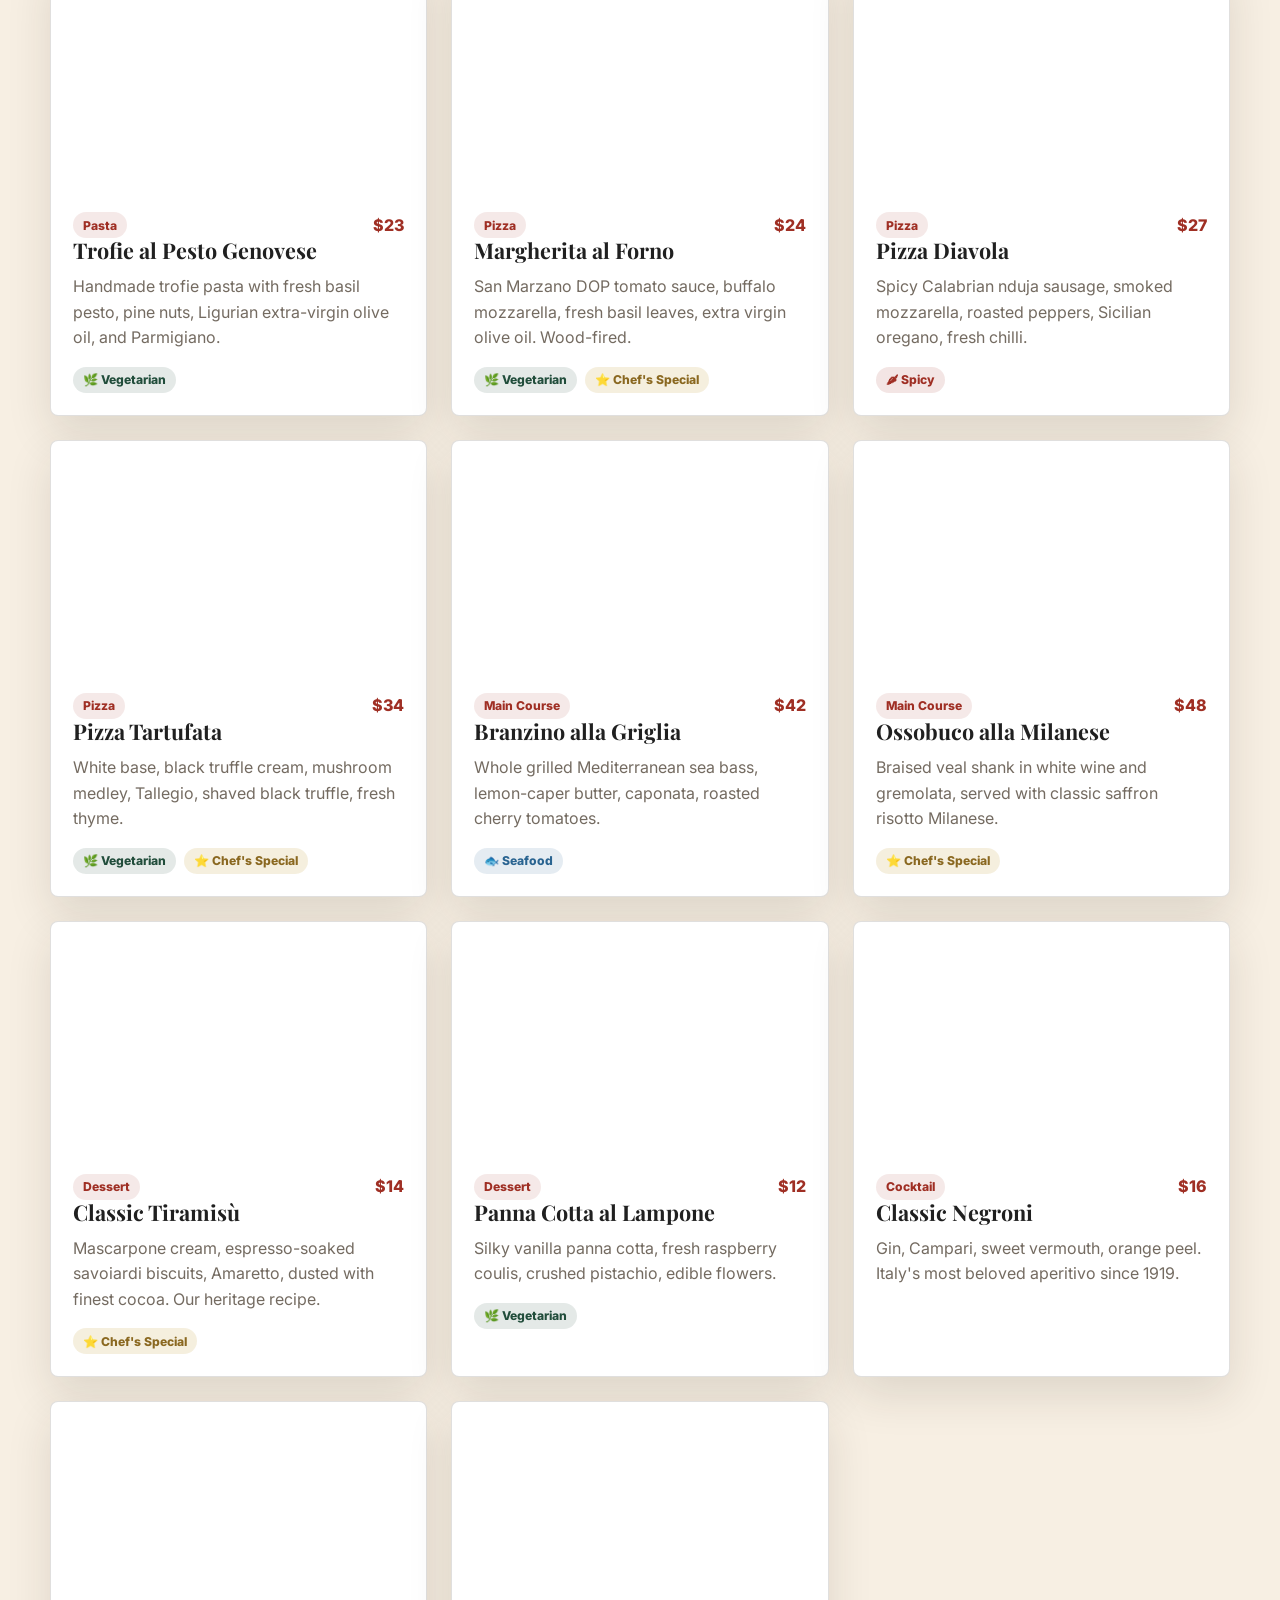
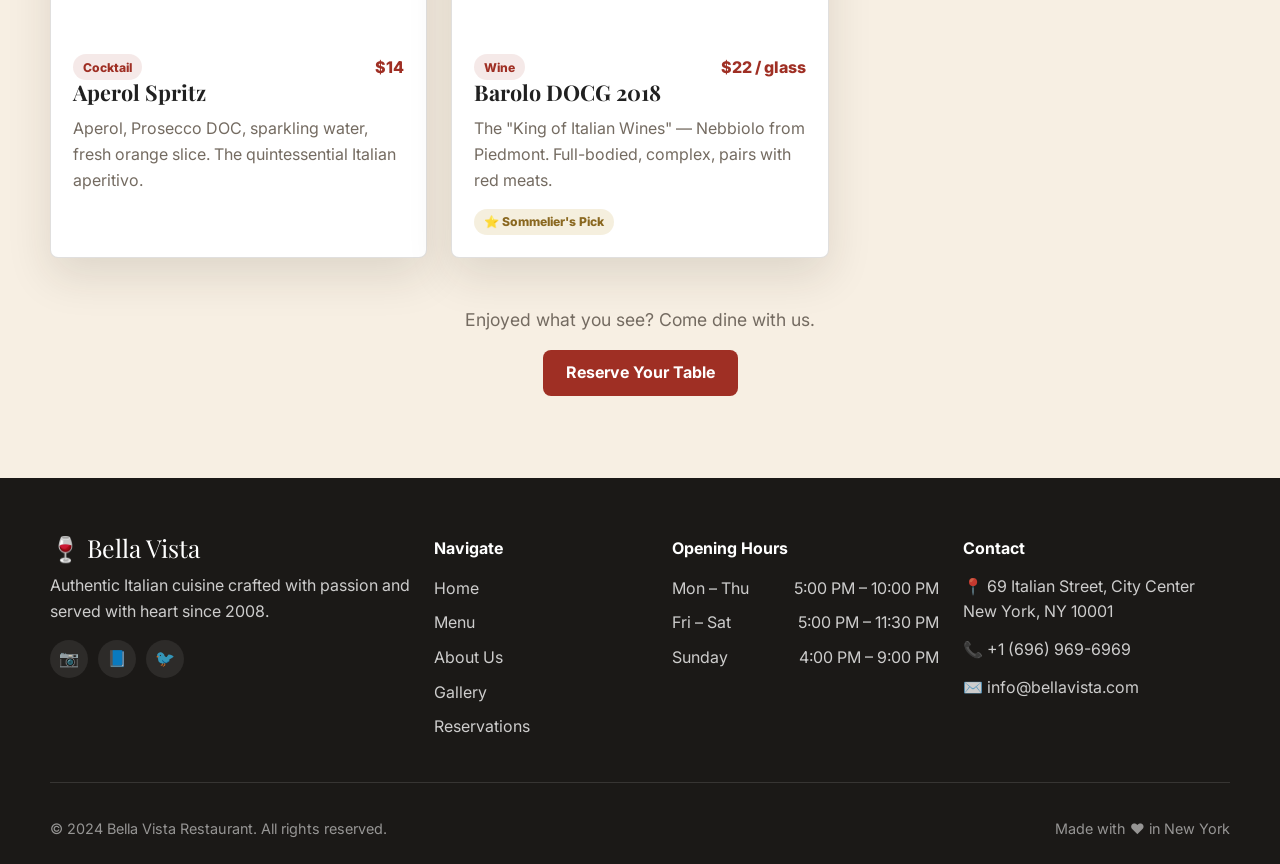
<file: menu.html>
<!DOCTYPE html>
<html lang="en">
  <head>
    <meta charset="UTF-8" />
    <meta name="viewport" content="width=device-width, initial-scale=1.0" />
    <title>Menu – Bella Vista Restaurant</title>
    <meta name="description" content="Explore Bella Vista's full menu — from bruschetta and handmade pasta to wood-fired pizzas, fresh seafood, and classic Italian desserts." />
    <link rel="preconnect" href="https://fonts.googleapis.com" />
    <link rel="preconnect" href="https://fonts.gstatic.com" crossorigin />
    <link href="https://fonts.googleapis.com/css2?family=Playfair+Display:ital,wght@0,400;0,600;0,700;1,400&family=Inter:wght@300;400;500;600&display=swap" rel="stylesheet" />
    <link rel="stylesheet" href="style.css" />
  </head>
  <body>

    <!-- NAVBAR -->
    <header class="header" id="main-header">
      <div class="container">
        <nav class="navbar">
          <a href="index.html" class="logo">
            <span class="logo-icon">🍷</span>
            <div class="logo-text">
              <h1>Bella Vista</h1>
              <span class="tagline">Authentic Italian Cuisine</span>
            </div>
          </a>
          <ul class="nav-links" id="nav-links">
            <li><a href="index.html" class="nav-link" id="nav-home">Home</a></li>
            <li><a href="about.html" class="nav-link" id="nav-about">About</a></li>
            <li><a href="menu.html" class="nav-link active" id="nav-menu">Menu</a></li>
            <li><a href="gallery.html" class="nav-link" id="nav-gallery">Gallery</a></li>
            <li><a href="chatbot.html" class="nav-link" id="nav-chatbot">💬 Ask Bella</a></li>
            <li><a href="reservation.html" class="nav-link btn-reserve" id="nav-reservation">Reserve a Table</a></li>
          </ul>
          <button class="hamburger" id="hamburger" aria-label="Toggle menu">
            <span></span><span></span><span></span>
          </button>
        </nav>
      </div>
    </header>

    <!-- PAGE HERO -->
    <section class="page-hero">
      <div class="page-hero-overlay"></div>
      <div class="page-hero-content">
        <p class="section-eyebrow">What We Serve</p>
        <h2>Our Menu</h2>
        <p>Every dish is a celebration of Italy's finest traditions</p>
      </div>
    </section>

    <!-- MENU FILTER TABS -->
    <section class="menu-section">
      <div class="container">
        <div class="menu-tabs" id="menu-tabs" role="tablist">
          <button class="tab-btn active" data-category="all" id="tab-all" role="tab">All</button>
          <button class="tab-btn" data-category="appetizers" id="tab-appetizers" role="tab">Appetizers</button>
          <button class="tab-btn" data-category="pasta" id="tab-pasta" role="tab">Pasta</button>
          <button class="tab-btn" data-category="pizza" id="tab-pizza" role="tab">Pizza</button>
          <button class="tab-btn" data-category="mains" id="tab-mains" role="tab">Main Courses</button>
          <button class="tab-btn" data-category="desserts" id="tab-desserts" role="tab">Desserts</button>
          <button class="tab-btn" data-category="drinks" id="tab-drinks" role="tab">Drinks</button>
        </div>

        <div class="menu-grid" id="menu-grid">

          <!-- APPETIZERS -->
          <div class="menu-card" data-category="appetizers" id="item-bruschetta">
            <div class="menu-card-img" style="background-image:url('https://images.unsplash.com/photo-1572695157366-5e585ab2b69f?w=400')"></div>
            <div class="menu-card-body">
              <div class="menu-card-top">
                <span class="menu-cat-tag">Appetizer</span>
                <span class="menu-price">$14</span>
              </div>
              <h3>Bruschetta Italiana</h3>
              <p>Fresh heirloom tomatoes, basil, mozzarella fior di latte on toasted sourdough, drizzled with aged balsamic.</p>
              <div class="menu-card-tags">
                <span class="tag vegetarian">🌿 Vegetarian</span>
              </div>
            </div>
          </div>

          <div class="menu-card" data-category="appetizers" id="item-antipasto">
            <div class="menu-card-img" style="background-image:url('https://images.unsplash.com/photo-1541014741259-de529411b96a?w=400')"></div>
            <div class="menu-card-body">
              <div class="menu-card-top">
                <span class="menu-cat-tag">Appetizer</span>
                <span class="menu-price">$22</span>
              </div>
              <h3>Antipasto Platter</h3>
              <p>Selection of prosciutto di Parma, salami Milano, aged Pecorino, olives, and marinated artichokes.</p>
              <div class="menu-card-tags">
                <span class="tag chef-special">⭐ Chef's Special</span>
              </div>
            </div>
          </div>

          <div class="menu-card" data-category="appetizers" id="item-calamari">
            <div class="menu-card-img" style="background-image:url('https://images.unsplash.com/photo-1612871689548-dd3f4518d6bf?w=400')"></div>
            <div class="menu-card-body">
              <div class="menu-card-top">
                <span class="menu-cat-tag">Appetizer</span>
                <span class="menu-price">$18</span>
              </div>
              <h3>Calamari Fritti</h3>
              <p>Crispy golden fried squid rings with house-made marinara and lemon aioli dipping sauces.</p>
              <div class="menu-card-tags">
                <span class="tag seafood">🐟 Seafood</span>
              </div>
            </div>
          </div>

          <!-- PASTA -->
          <div class="menu-card" data-category="pasta" id="item-carbonara">
            <div class="menu-card-img" style="background-image:url('https://images.unsplash.com/photo-1612874742237-6526221588e3?w=400')"></div>
            <div class="menu-card-body">
              <div class="menu-card-top">
                <span class="menu-cat-tag">Pasta</span>
                <span class="menu-price">$28</span>
              </div>
              <h3>Spaghetti Carbonara</h3>
              <p>Traditional Roman recipe — guanciale, free-range egg yolk, Pecorino Romano, freshly cracked black pepper.</p>
              <div class="menu-card-tags">
                <span class="tag chef-special">⭐ Chef's Special</span>
              </div>
            </div>
          </div>

          <div class="menu-card" data-category="pasta" id="item-bolognese">
            <div class="menu-card-img" style="background-image:url('https://images.unsplash.com/photo-1621996346565-e3dbc646d9a9?w=400')"></div>
            <div class="menu-card-body">
              <div class="menu-card-top">
                <span class="menu-cat-tag">Pasta</span>
                <span class="menu-price">$26</span>
              </div>
              <h3>Tagliatelle Bolognese</h3>
              <p>Slow-cooked beef and pork ragù, simmered for 6 hours, hand-rolled tagliatelle, Parmigiano Reggiano.</p>
              <div class="menu-card-tags"></div>
            </div>
          </div>

          <div class="menu-card" data-category="pasta" id="item-cacio">
            <div class="menu-card-img" style="background-image:url('https://images.unsplash.com/photo-1519997943163-2b42e4be1673?w=400')"></div>
            <div class="menu-card-body">
              <div class="menu-card-top">
                <span class="menu-cat-tag">Pasta</span>
                <span class="menu-price">$24</span>
              </div>
              <h3>Cacio e Pepe</h3>
              <p>Rome's most iconic pasta — Tonnarelli pasta, Pecorino Romano DOP, Parmigiano Reggiano, black pepper emulsion.</p>
              <div class="menu-card-tags">
                <span class="tag vegetarian">🌿 Vegetarian</span>
              </div>
            </div>
          </div>

          <div class="menu-card" data-category="pasta" id="item-pesto">
            <div class="menu-card-img" style="background-image:url('https://images.unsplash.com/photo-1473093295043-cdd812d0e601?w=400')"></div>
            <div class="menu-card-body">
              <div class="menu-card-top">
                <span class="menu-cat-tag">Pasta</span>
                <span class="menu-price">$23</span>
              </div>
              <h3>Trofie al Pesto Genovese</h3>
              <p>Handmade trofie pasta with fresh basil pesto, pine nuts, Ligurian extra-virgin olive oil, and Parmigiano.</p>
              <div class="menu-card-tags">
                <span class="tag vegetarian">🌿 Vegetarian</span>
              </div>
            </div>
          </div>

          <!-- PIZZA -->
          <div class="menu-card" data-category="pizza" id="item-margherita">
            <div class="menu-card-img" style="background-image:url('https://images.unsplash.com/photo-1574071318508-1cdbab80d002?w=400')"></div>
            <div class="menu-card-body">
              <div class="menu-card-top">
                <span class="menu-cat-tag">Pizza</span>
                <span class="menu-price">$24</span>
              </div>
              <h3>Margherita al Forno</h3>
              <p>San Marzano DOP tomato sauce, buffalo mozzarella, fresh basil leaves, extra virgin olive oil. Wood-fired.</p>
              <div class="menu-card-tags">
                <span class="tag vegetarian">🌿 Vegetarian</span>
                <span class="tag chef-special">⭐ Chef's Special</span>
              </div>
            </div>
          </div>

          <div class="menu-card" data-category="pizza" id="item-diavola">
            <div class="menu-card-img" style="background-image:url('https://images.unsplash.com/photo-1628840042765-356cda07504e?w=400')"></div>
            <div class="menu-card-body">
              <div class="menu-card-top">
                <span class="menu-cat-tag">Pizza</span>
                <span class="menu-price">$27</span>
              </div>
              <h3>Pizza Diavola</h3>
              <p>Spicy Calabrian nduja sausage, smoked mozzarella, roasted peppers, Sicilian oregano, fresh chilli.</p>
              <div class="menu-card-tags">
                <span class="tag spicy">🌶 Spicy</span>
              </div>
            </div>
          </div>

          <div class="menu-card" data-category="pizza" id="item-tartufata">
            <div class="menu-card-img" style="background-image:url('https://images.unsplash.com/photo-1565299624946-b28f40a0ae38?w=400')"></div>
            <div class="menu-card-body">
              <div class="menu-card-top">
                <span class="menu-cat-tag">Pizza</span>
                <span class="menu-price">$34</span>
              </div>
              <h3>Pizza Tartufata</h3>
              <p>White base, black truffle cream, mushroom medley, Tallegio, shaved black truffle, fresh thyme.</p>
              <div class="menu-card-tags">
                <span class="tag vegetarian">🌿 Vegetarian</span>
                <span class="tag chef-special">⭐ Chef's Special</span>
              </div>
            </div>
          </div>

          <!-- MAINS -->
          <div class="menu-card" data-category="mains" id="item-branzino">
            <div class="menu-card-img" style="background-image:url('https://images.unsplash.com/photo-1519708227418-c8fd9a32b7a2?w=400')"></div>
            <div class="menu-card-body">
              <div class="menu-card-top">
                <span class="menu-cat-tag">Main Course</span>
                <span class="menu-price">$42</span>
              </div>
              <h3>Branzino alla Griglia</h3>
              <p>Whole grilled Mediterranean sea bass, lemon-caper butter, caponata, roasted cherry tomatoes.</p>
              <div class="menu-card-tags">
                <span class="tag seafood">🐟 Seafood</span>
              </div>
            </div>
          </div>

          <div class="menu-card" data-category="mains" id="item-ossobuco">
            <div class="menu-card-img" style="background-image:url('https://images.unsplash.com/photo-1544025162-d76694265947?w=400')"></div>
            <div class="menu-card-body">
              <div class="menu-card-top">
                <span class="menu-cat-tag">Main Course</span>
                <span class="menu-price">$48</span>
              </div>
              <h3>Ossobuco alla Milanese</h3>
              <p>Braised veal shank in white wine and gremolata, served with classic saffron risotto Milanese.</p>
              <div class="menu-card-tags">
                <span class="tag chef-special">⭐ Chef's Special</span>
              </div>
            </div>
          </div>

          <!-- DESSERTS -->
          <div class="menu-card" data-category="desserts" id="item-tiramisu">
            <div class="menu-card-img" style="background-image:url('https://images.unsplash.com/photo-1571877227200-a0d98ea607e9?w=400')"></div>
            <div class="menu-card-body">
              <div class="menu-card-top">
                <span class="menu-cat-tag">Dessert</span>
                <span class="menu-price">$14</span>
              </div>
              <h3>Classic Tiramisù</h3>
              <p>Mascarpone cream, espresso-soaked savoiardi biscuits, Amaretto, dusted with finest cocoa. Our heritage recipe.</p>
              <div class="menu-card-tags">
                <span class="tag chef-special">⭐ Chef's Special</span>
              </div>
            </div>
          </div>

          <div class="menu-card" data-category="desserts" id="item-pannacotta">
            <div class="menu-card-img" style="background-image:url('https://images.unsplash.com/photo-1488477181946-6428a0291777?w=400')"></div>
            <div class="menu-card-body">
              <div class="menu-card-top">
                <span class="menu-cat-tag">Dessert</span>
                <span class="menu-price">$12</span>
              </div>
              <h3>Panna Cotta al Lampone</h3>
              <p>Silky vanilla panna cotta, fresh raspberry coulis, crushed pistachio, edible flowers.</p>
              <div class="menu-card-tags">
                <span class="tag vegetarian">🌿 Vegetarian</span>
              </div>
            </div>
          </div>

          <!-- DRINKS -->
          <div class="menu-card" data-category="drinks" id="item-negroni">
            <div class="menu-card-img" style="background-image:url('https://images.unsplash.com/photo-1514362545857-3bc16c4c7d1b?w=400')"></div>
            <div class="menu-card-body">
              <div class="menu-card-top">
                <span class="menu-cat-tag">Cocktail</span>
                <span class="menu-price">$16</span>
              </div>
              <h3>Classic Negroni</h3>
              <p>Gin, Campari, sweet vermouth, orange peel. Italy's most beloved aperitivo since 1919.</p>
              <div class="menu-card-tags"></div>
            </div>
          </div>

          <div class="menu-card" data-category="drinks" id="item-aperol">
            <div class="menu-card-img" style="background-image:url('https://images.unsplash.com/photo-1560512823-829485b8bf24?w=400')"></div>
            <div class="menu-card-body">
              <div class="menu-card-top">
                <span class="menu-cat-tag">Cocktail</span>
                <span class="menu-price">$14</span>
              </div>
              <h3>Aperol Spritz</h3>
              <p>Aperol, Prosecco DOC, sparkling water, fresh orange slice. The quintessential Italian aperitivo.</p>
              <div class="menu-card-tags"></div>
            </div>
          </div>

          <div class="menu-card" data-category="drinks" id="item-barolo">
            <div class="menu-card-img" style="background-image:url('https://images.unsplash.com/photo-1510812431401-41d2bd2722f3?w=400')"></div>
            <div class="menu-card-body">
              <div class="menu-card-top">
                <span class="menu-cat-tag">Wine</span>
                <span class="menu-price">$22 / glass</span>
              </div>
              <h3>Barolo DOCG 2018</h3>
              <p>The "King of Italian Wines" — Nebbiolo from Piedmont. Full-bodied, complex, pairs with red meats.</p>
              <div class="menu-card-tags">
                <span class="tag chef-special">⭐ Sommelier's Pick</span>
              </div>
            </div>
          </div>

        </div><!-- end menu-grid -->

        <!-- Reservation CTA inside menu -->
        <div class="section-cta" style="margin-top:3rem;">
          <p style="margin-bottom:1rem;color:var(--text-muted);font-size:1.1rem;">Enjoyed what you see? Come dine with us.</p>
          <a href="reservation.html" class="btn btn-primary" id="menu-reserve-btn">Reserve Your Table</a>
        </div>
      </div>
    </section>

    <!-- FOOTER -->
    <footer class="footer">
      <div class="container">
        <div class="footer-grid">
          <div class="footer-brand">
            <div class="footer-logo">🍷 Bella Vista</div>
            <p>Authentic Italian cuisine crafted with passion and served with heart since 2008.</p>
            <div class="social-links">
              <a href="#" class="social-link" id="social-instagram">📷</a>
              <a href="#" class="social-link" id="social-facebook">📘</a>
              <a href="#" class="social-link" id="social-twitter">🐦</a>
            </div>
          </div>
          <div class="footer-nav">
            <h4>Navigate</h4>
            <ul>
              <li><a href="index.html">Home</a></li>
              <li><a href="menu.html">Menu</a></li>
              <li><a href="about.html">About Us</a></li>
              <li><a href="gallery.html">Gallery</a></li>
              <li><a href="reservation.html">Reservations</a></li>
            </ul>
          </div>
          <div class="footer-hours">
            <h4>Opening Hours</h4>
            <ul>
              <li><span>Mon – Thu</span><span>5:00 PM – 10:00 PM</span></li>
              <li><span>Fri – Sat</span><span>5:00 PM – 11:30 PM</span></li>
              <li><span>Sunday</span><span>4:00 PM – 9:00 PM</span></li>
            </ul>
          </div>
          <div class="footer-contact">
            <h4>Contact</h4>
            <p>📍 69 Italian Street, City Center<br>New York, NY 10001</p>
            <p>📞 <a href="tel:+16969696969">+1 (696) 969-6969</a></p>
            <p>✉️ <a href="mailto:info@bellavista.com">info@bellavista.com</a></p>
          </div>
        </div>
        <div class="footer-bottom">
          <p>© 2024 Bella Vista Restaurant. All rights reserved.</p>
          <p>Made with ❤️ in New York</p>
        </div>
      </div>
    </footer>

    <button class="scroll-top" id="scrollTopBtn" aria-label="Scroll to top">↑</button>
    <script src="script.js"></script>
  </body>
</html>
</file>
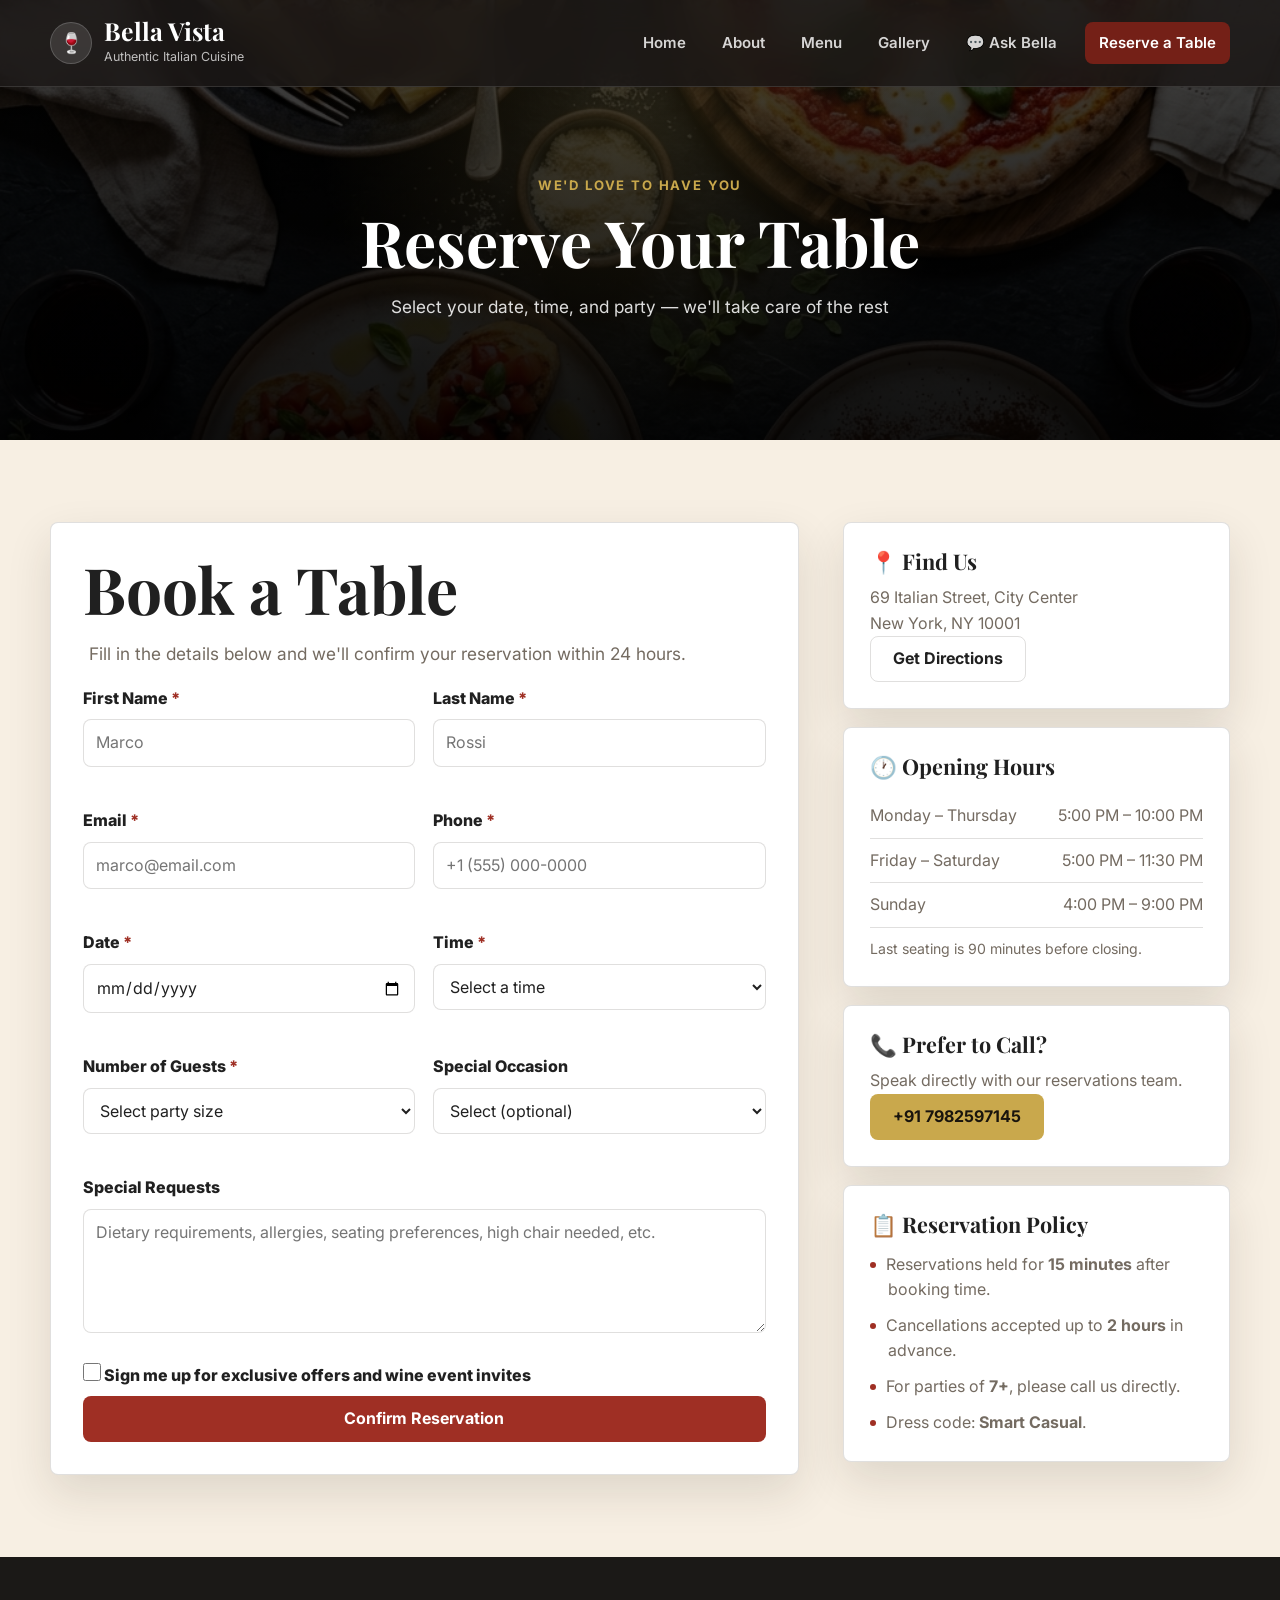
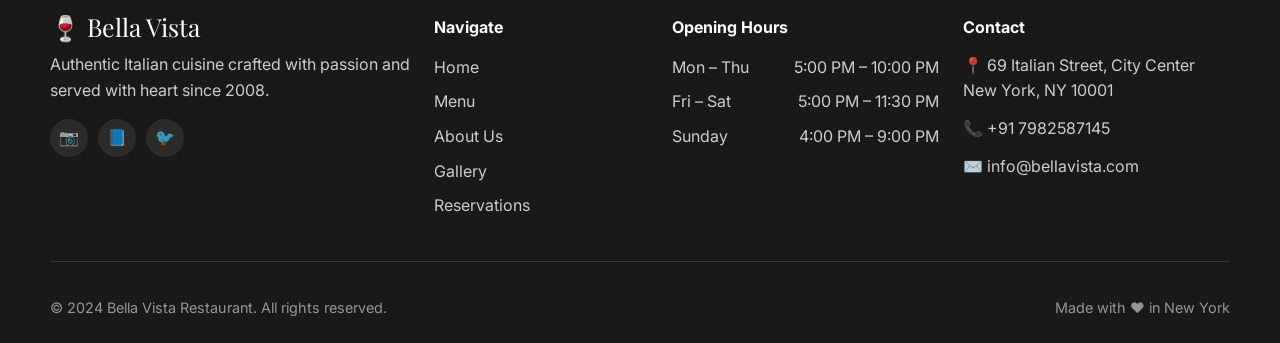
<file: reservation.html>
<!DOCTYPE html>
<html lang="en">
  <head>
    <meta charset="UTF-8" />
    <meta name="viewport" content="width=device-width, initial-scale=1.0" />
    <title>Reserve a Table – Bella Vista Restaurant</title>
    <meta name="description" content="Book your table at Bella Vista. Online reservations available for dinner and special events. We look forward to welcoming you." />
    <link rel="preconnect" href="https://fonts.googleapis.com" />
    <link rel="preconnect" href="https://fonts.gstatic.com" crossorigin />
    <link href="https://fonts.googleapis.com/css2?family=Playfair+Display:ital,wght@0,400;0,600;0,700;1,400&family=Inter:wght@300;400;500;600&display=swap" rel="stylesheet" />
    <link rel="stylesheet" href="style.css" />
  </head>
  <body>

    <!-- NAVBAR -->
    <header class="header" id="main-header">
      <div class="container">
        <nav class="navbar">
          <a href="index.html" class="logo">
            <span class="logo-icon">🍷</span>
            <div class="logo-text">
              <h1>Bella Vista</h1>
              <span class="tagline">Authentic Italian Cuisine</span>
            </div>
          </a>
          <ul class="nav-links" id="nav-links">
            <li><a href="index.html" class="nav-link" id="nav-home">Home</a></li>
            <li><a href="about.html" class="nav-link" id="nav-about">About</a></li>
            <li><a href="menu.html" class="nav-link" id="nav-menu">Menu</a></li>
            <li><a href="gallery.html" class="nav-link" id="nav-gallery">Gallery</a></li>
            <li><a href="chatbot.html" class="nav-link" id="nav-chatbot">💬 Ask Bella</a></li>
            <li><a href="reservation.html" class="nav-link btn-reserve active" id="nav-reservation">Reserve a Table</a></li>
          </ul>
          <button class="hamburger" id="hamburger" aria-label="Toggle menu">
            <span></span><span></span><span></span>
          </button>
        </nav>
      </div>
    </header>

    <!-- PAGE HERO -->
    <section class="page-hero page-hero--reservation">
      <div class="page-hero-overlay"></div>
      <div class="page-hero-content">
        <p class="section-eyebrow">We'd Love to Have You</p>
        <h2>Reserve Your Table</h2>
        <p>Select your date, time, and party — we'll take care of the rest</p>
      </div>
    </section>

    <!-- RESERVATION SECTION -->
    <section class="reservation-section">
      <div class="container">
        <div class="reservation-layout">

          <!-- FORM -->
          <div class="reservation-form-wrap">
            <h2 class="section-title">Book a Table</h2>
            <p class="section-sub">Fill in the details below and we'll confirm your reservation within 24 hours.</p>

            <!-- Success Message -->
            <div class="form-success" id="form-success" style="display:none;">
              <div class="success-icon">✅</div>
              <h3>Reservation Received!</h3>
              <p>Thank you! We've received your reservation request and will confirm it via email within 24 hours. <em>Ci vediamo presto!</em> (See you soon!)</p>
              <a href="index.html" class="btn btn-primary" id="back-home-btn">Back to Home</a>
            </div>

            <form id="reservation-form" novalidate>
              <div class="form-row">
                <div class="form-group">
                  <label for="res-fname">First Name <span class="required">*</span></label>
                  <input type="text" id="res-fname" name="fname" placeholder="Marco" required />
                  <span class="field-error" id="err-fname"></span>
                </div>
                <div class="form-group">
                  <label for="res-lname">Last Name <span class="required">*</span></label>
                  <input type="text" id="res-lname" name="lname" placeholder="Rossi" required />
                  <span class="field-error" id="err-lname"></span>
                </div>
              </div>

              <div class="form-row">
                <div class="form-group">
                  <label for="res-email">Email <span class="required">*</span></label>
                  <input type="email" id="res-email" name="email" placeholder="marco@email.com" required />
                  <span class="field-error" id="err-email"></span>
                </div>
                <div class="form-group">
                  <label for="res-phone">Phone <span class="required">*</span></label>
                  <input type="tel" id="res-phone" name="phone" placeholder="+1 (555) 000-0000" required />
                  <span class="field-error" id="err-phone"></span>
                </div>
              </div>

              <div class="form-row">
                <div class="form-group">
                  <label for="res-date">Date <span class="required">*</span></label>
                  <input type="date" id="res-date" name="date" required />
                  <span class="field-error" id="err-date"></span>
                </div>
                <div class="form-group">
                  <label for="res-time">Time <span class="required">*</span></label>
                  <select id="res-time" name="time" required>
                    <option value="">Select a time</option>
                    <option value="17:00">5:00 PM</option>
                    <option value="17:30">5:30 PM</option>
                    <option value="18:00">6:00 PM</option>
                    <option value="18:30">6:30 PM</option>
                    <option value="19:00">7:00 PM</option>
                    <option value="19:30">7:30 PM</option>
                    <option value="20:00">8:00 PM</option>
                    <option value="20:30">8:30 PM</option>
                    <option value="21:00">9:00 PM</option>
                    <option value="21:30">9:30 PM</option>
                  </select>
                  <span class="field-error" id="err-time"></span>
                </div>
              </div>

              <div class="form-row">
                <div class="form-group">
                  <label for="res-guests">Number of Guests <span class="required">*</span></label>
                  <select id="res-guests" name="guests" required>
                    <option value="">Select party size</option>
                    <option value="1">1 Guest</option>
                    <option value="2">2 Guests</option>
                    <option value="3">3 Guests</option>
                    <option value="4">4 Guests</option>
                    <option value="5">5 Guests</option>
                    <option value="6">6 Guests</option>
                    <option value="7-10">7–10 Guests (large group)</option>
                    <option value="10+">10+ Guests (private event)</option>
                  </select>
                  <span class="field-error" id="err-guests"></span>
                </div>
                <div class="form-group">
                  <label for="res-occasion">Special Occasion</label>
                  <select id="res-occasion" name="occasion">
                    <option value="">Select (optional)</option>
                    <option value="birthday">🎂 Birthday</option>
                    <option value="anniversary">💍 Anniversary</option>
                    <option value="date">❤️ Date Night</option>
                    <option value="business">💼 Business Dinner</option>
                    <option value="other">Other</option>
                  </select>
                </div>
              </div>

              <div class="form-group full-width">
                <label for="res-requests">Special Requests</label>
                <textarea id="res-requests" name="requests" rows="4" placeholder="Dietary requirements, allergies, seating preferences, high chair needed, etc."></textarea>
              </div>

              <div class="form-group full-width">
                <label class="checkbox-label" for="res-newsletter">
                  <input type="checkbox" id="res-newsletter" name="newsletter" />
                  <span>Sign me up for exclusive offers and wine event invites</span>
                </label>
              </div>

              <button type="submit" class="btn btn-primary btn-full" id="submit-reservation-btn">
                <span class="btn-text">Confirm Reservation</span>
                <span class="btn-loading" style="display:none;">Processing...</span>
              </button>
            </form>
          </div>

          <!-- SIDEBAR INFO -->
          <div class="reservation-sidebar">
            <div class="sidebar-card" id="sidebar-info">
              <h3>📍 Find Us</h3>
              <p>69 Italian Street, City Center<br>New York, NY 10001</p>
              <a href="https://maps.google.com/?q=New+York+NY" target="_blank" rel="noopener" id="get-directions-btn" class="btn btn-outline-dark">Get Directions</a>
            </div>

            <div class="sidebar-card" id="sidebar-hours">
              <h3>🕐 Opening Hours</h3>
              <ul class="hours-list">
                <li><span>Monday – Thursday</span><span>5:00 PM – 10:00 PM</span></li>
                <li><span>Friday – Saturday</span><span>5:00 PM – 11:30 PM</span></li>
                <li><span>Sunday</span><span>4:00 PM – 9:00 PM</span></li>
              </ul>
              <p class="sidebar-note">Last seating is 90 minutes before closing.</p>
            </div>

            <div class="sidebar-card" id="sidebar-contact">
              <h3>📞 Prefer to Call?</h3>
              <p>Speak directly with our reservations team.</p>
              <a href="tel:+91 7982597145" class="btn btn-gold" id="call-us-btn">+91 7982597145</a>
            </div>

            <div class="sidebar-card sidebar-policy" id="sidebar-policy">
              <h3>📋 Reservation Policy</h3>
              <ul>
                <li>Reservations held for <strong>15 minutes</strong> after booking time.</li>
                <li>Cancellations accepted up to <strong>2 hours</strong> in advance.</li>
                <li>For parties of <strong>7+</strong>, please call us directly.</li>
                <li>Dress code: <strong>Smart Casual</strong>.</li>
              </ul>
            </div>
          </div>

        </div>
      </div>
    </section>

    <!-- FOOTER -->
    <footer class="footer">
      <div class="container">
        <div class="footer-grid">
          <div class="footer-brand">
            <div class="footer-logo">🍷 Bella Vista</div>
            <p>Authentic Italian cuisine crafted with passion and served with heart since 2008.</p>
            <div class="social-links">
              <a href="#" class="social-link" id="social-instagram">📷</a>
              <a href="#" class="social-link" id="social-facebook">📘</a>
              <a href="#" class="social-link" id="social-twitter">🐦</a>
            </div>
          </div>
          <div class="footer-nav">
            <h4>Navigate</h4>
            <ul>
              <li><a href="index.html">Home</a></li>
              <li><a href="menu.html">Menu</a></li>
              <li><a href="about.html">About Us</a></li>
              <li><a href="gallery.html">Gallery</a></li>
              <li><a href="reservation.html">Reservations</a></li>
            </ul>
          </div>
          <div class="footer-hours">
            <h4>Opening Hours</h4>
            <ul>
              <li><span>Mon – Thu</span><span>5:00 PM – 10:00 PM</span></li>
              <li><span>Fri – Sat</span><span>5:00 PM – 11:30 PM</span></li>
              <li><span>Sunday</span><span>4:00 PM – 9:00 PM</span></li>
            </ul>
          </div>
          <div class="footer-contact">
            <h4>Contact</h4>
            <p>📍 69 Italian Street, City Center<br>New York, NY 10001</p>
            <p>📞 <a href="tel:+91 7982597145">+91 7982587145</a></p>
            <p>✉️ <a href="mailto:info@bellavista.com">info@bellavista.com</a></p>
          </div>
        </div>
        <div class="footer-bottom">
          <p>© 2024 Bella Vista Restaurant. All rights reserved.</p>
          <p>Made with ❤️ in New York</p>
        </div>
      </div>
    </footer>

    <button class="scroll-top" id="scrollTopBtn" aria-label="Scroll to top">↑</button>
    <script src="script.js"></script>
  </body>
</html>
</file>
<file: style.css>
:root {
  --bg: #fffaf3;
  --surface: #ffffff;
  --surface-warm: #f7efe3;
  --ink: #202020;
  --text: #403b36;
  --text-muted: #746b61;
  --brand: #9f2f24;
  --brand-dark: #742017;
  --gold: #c9a84c;
  --forest: #214d3b;
  --line: rgba(64, 59, 54, 0.16);
  --shadow: 0 18px 45px rgba(44, 30, 18, 0.12);
  --radius: 8px;
  --header-h: 86px;
}

* {
  box-sizing: border-box;
  margin: 0;
  padding: 0;
}

html {
  scroll-behavior: smooth;
}

body {
  background: var(--bg);
  color: var(--text);
  font-family: "Inter", Arial, Helvetica, sans-serif;
  line-height: 1.6;
  overflow-x: hidden;
}

body.nav-open {
  overflow: hidden;
}

img {
  display: block;
  max-width: 100%;
}

a {
  color: inherit;
}

button,
input,
select,
textarea {
  font: inherit;
}

button {
  border: 0;
  cursor: pointer;
}

.container {
  width: min(1180px, calc(100% - 40px));
  margin: 0 auto;
}

.header {
  position: fixed;
  inset: 0 0 auto;
  z-index: 1000;
  background: rgba(28, 24, 22, 0.82);
  border-bottom: 1px solid rgba(255, 255, 255, 0.12);
  backdrop-filter: blur(16px);
  transition: background 0.25s ease, box-shadow 0.25s ease;
}

.header.scrolled {
  background: rgba(27, 25, 23, 0.96);
  box-shadow: 0 12px 32px rgba(0, 0, 0, 0.22);
}

.navbar {
  min-height: var(--header-h);
  display: flex;
  align-items: center;
  justify-content: space-between;
  gap: 24px;
}

.logo {
  display: inline-flex;
  align-items: center;
  gap: 12px;
  color: #fff;
  text-decoration: none;
  flex: 0 0 auto;
}

.logo-icon {
  width: 42px;
  height: 42px;
  display: grid;
  place-items: center;
  background: rgba(255, 255, 255, 0.12);
  border: 1px solid rgba(255, 255, 255, 0.18);
  border-radius: 50%;
  font-size: 1.25rem;
}

.logo h1,
.footer-logo {
  font-family: "Playfair Display", Georgia, serif;
  font-size: 1.55rem;
  line-height: 1;
  letter-spacing: 0;
}

.tagline {
  display: block;
  margin-top: 4px;
  color: rgba(255, 255, 255, 0.72);
  font-size: 0.78rem;
}

.nav-links {
  display: flex;
  align-items: center;
  gap: 8px;
  list-style: none;
}

.nav-link {
  display: inline-flex;
  align-items: center;
  justify-content: center;
  min-height: 42px;
  padding: 0 14px;
  border-radius: var(--radius);
  color: rgba(255, 255, 255, 0.82);
  font-size: 0.94rem;
  font-weight: 600;
  text-decoration: none;
  transition: background 0.2s ease, color 0.2s ease;
}

.nav-link:hover,
.nav-link.active {
  background: rgba(255, 255, 255, 0.12);
  color: #fff;
}

.btn-reserve {
  margin-left: 6px;
  background: var(--brand);
  color: #fff;
}

.btn-reserve:hover,
.btn-reserve.active {
  background: var(--brand-dark);
}

.hamburger {
  width: 44px;
  height: 44px;
  display: none;
  place-items: center;
  background: transparent;
  border: 1px solid rgba(255, 255, 255, 0.2);
  border-radius: var(--radius);
}

.hamburger span {
  position: absolute;
  width: 20px;
  height: 2px;
  background: #fff;
  border-radius: 999px;
  transition: transform 0.2s ease, opacity 0.2s ease;
}

.hamburger span:nth-child(1) {
  transform: translateY(-7px);
}

.hamburger span:nth-child(3) {
  transform: translateY(7px);
}

.hamburger.active span:nth-child(1) {
  transform: rotate(45deg);
}

.hamburger.active span:nth-child(2) {
  opacity: 0;
}

.hamburger.active span:nth-child(3) {
  transform: rotate(-45deg);
}

.hero,
.page-hero {
  position: relative;
  min-height: 100svh;
  display: grid;
  place-items: center;
  padding: calc(var(--header-h) + 56px) 20px 86px;
  color: #fff;
  text-align: center;
  isolation: isolate;
  overflow: hidden;
}

.hero {
  background: url("img/hero.png") center / cover no-repeat;
}

.page-hero {
  min-height: 440px;
  background: url("img/hero.png") center / cover no-repeat;
}

.page-hero--about {
  background-image: url("img/chef.png");
}

.page-hero--gallery {
  background-image: url("img/gallery-dining.png");
}

.page-hero--reservation {
  background-image: url("img/food-spread.png");
}

.hero-overlay,
.page-hero-overlay,
.hero::before,
.page-hero::before {
  position: absolute;
  inset: 0;
  z-index: -1;
  content: "";
  background:
    linear-gradient(180deg, rgba(0, 0, 0, 0.46), rgba(0, 0, 0, 0.72)),
    radial-gradient(circle at 50% 30%, rgba(201, 168, 76, 0.22), transparent 45%);
}

.hero-content,
.page-hero-content {
  width: min(840px, 100%);
}

.hero-eyebrow,
.section-eyebrow {
  color: var(--gold);
  font-size: 0.82rem;
  font-weight: 700;
  letter-spacing: 0.14em;
  text-transform: uppercase;
}

.hero-title,
.section-title,
.page-hero h2 {
  color: var(--ink);
  font-family: "Playfair Display", Georgia, serif;
  font-size: clamp(2.1rem, 5vw, 4.8rem);
  font-weight: 700;
  line-height: 1.05;
  letter-spacing: 0;
}

.hero-title,
.page-hero h2 {
  color: #fff;
  margin-top: 12px;
}

.hero-title em {
  color: var(--gold);
  font-style: italic;
}

.hero-sub,
.page-hero p:last-child,
.section-sub {
  max-width: 670px;
  margin: 18px auto 0;
  color: var(--text-muted);
  font-size: 1.08rem;
}

.hero-sub,
.page-hero p:last-child {
  color: rgba(255, 255, 255, 0.86);
}

.hero-buttons,
.cta-buttons {
  display: flex;
  flex-wrap: wrap;
  justify-content: center;
  gap: 14px;
  margin-top: 30px;
}

.btn {
  min-height: 46px;
  display: inline-flex;
  align-items: center;
  justify-content: center;
  gap: 8px;
  padding: 0 22px;
  border-radius: var(--radius);
  border: 1px solid transparent;
  font-weight: 700;
  text-decoration: none;
  transition: transform 0.18s ease, background 0.18s ease, color 0.18s ease, border-color 0.18s ease;
}

.btn:hover {
  transform: translateY(-2px);
}

.btn-primary {
  background: var(--brand);
  color: #fff;
}

.btn-primary:hover {
  background: var(--brand-dark);
}

.btn-outline,
.btn-outline-light {
  border-color: rgba(255, 255, 255, 0.72);
  color: #fff;
}

.btn-outline:hover,
.btn-outline-light:hover {
  background: #fff;
  color: var(--ink);
}

.btn-outline-dark {
  border-color: var(--line);
  color: var(--ink);
}

.btn-outline-dark:hover {
  border-color: var(--brand);
  color: var(--brand);
}

.btn-gold {
  background: var(--gold);
  color: #19140d;
}

.btn-full {
  width: 100%;
}

.hero-stats {
  width: min(680px, 100%);
  display: grid;
  grid-template-columns: 1fr auto 1fr auto 1fr;
  align-items: center;
  gap: 18px;
  margin: 44px auto 0;
  padding: 20px;
  background: rgba(255, 255, 255, 0.1);
  border: 1px solid rgba(255, 255, 255, 0.16);
  border-radius: var(--radius);
  backdrop-filter: blur(14px);
}

.stat {
  display: grid;
  gap: 4px;
}

.stat-num {
  color: #fff;
  font-family: "Playfair Display", Georgia, serif;
  font-size: 1.8rem;
  font-weight: 700;
}

.stat-label {
  color: rgba(255, 255, 255, 0.74);
  font-size: 0.82rem;
}

.stat-divider {
  width: 1px;
  height: 48px;
  background: rgba(255, 255, 255, 0.22);
}

.hero-scroll-indicator {
  position: absolute;
  bottom: 24px;
  left: 50%;
  display: grid;
  justify-items: center;
  gap: 8px;
  color: rgba(255, 255, 255, 0.68);
  font-size: 0.75rem;
  transform: translateX(-50%);
}

.scroll-line {
  width: 1px;
  height: 34px;
  background: currentColor;
}

section:not(.hero):not(.page-hero) {
  padding: 82px 0;
}

.section-header,
.section-cta {
  text-align: center;
}

.section-header {
  margin-bottom: 38px;
}

.section-cta {
  margin-top: 36px;
}

.features,
.menu-section,
.values-section,
.awards-section,
.reservation-section {
  background: var(--surface-warm);
}

.features-grid,
.dishes-grid,
.values-grid,
.team-grid,
.awards-grid,
.menu-grid,
.footer-grid {
  display: grid;
  gap: 24px;
}

.features-grid,
.values-grid,
.team-grid,
.awards-grid {
  grid-template-columns: repeat(4, minmax(0, 1fr));
}

.dishes-grid,
.menu-grid {
  grid-template-columns: repeat(3, minmax(0, 1fr));
}

.feature-card,
.dish-card,
.menu-card,
.value-card,
.team-card,
.award-card,
.testimonial-card,
.sidebar-card,
.reservation-form-wrap {
  background: var(--surface);
  border: 1px solid var(--line);
  border-radius: var(--radius);
  box-shadow: var(--shadow);
}

.feature-card,
.value-card,
.team-card,
.award-card,
.testimonial-card,
.sidebar-card {
  padding: 26px;
}

.feature-icon,
.value-icon,
.award-icon {
  margin-bottom: 16px;
  font-size: 2rem;
}

.feature-card h3,
.dish-info h3,
.menu-card h3,
.value-card h3,
.team-card h3,
.sidebar-card h3,
.contact-info h3,
.contact-form h3 {
  color: var(--ink);
  font-family: "Playfair Display", Georgia, serif;
  font-size: 1.35rem;
  line-height: 1.2;
}

.feature-card p,
.value-card p,
.team-card p,
.testimonial-card p,
.menu-card p,
.dish-info p,
.sidebar-card p {
  margin-top: 10px;
  color: var(--text-muted);
}

.dish-card,
.menu-card {
  overflow: hidden;
  transition: transform 0.2s ease, box-shadow 0.2s ease;
}

.dish-card:hover,
.menu-card:hover {
  transform: translateY(-4px);
  box-shadow: 0 22px 52px rgba(44, 30, 18, 0.16);
}

.dish-img,
.menu-card-img {
  min-height: 230px;
  background-position: center;
  background-size: cover;
}

.dish-info,
.menu-card-body {
  padding: 22px;
}

.dish-category,
.menu-cat-tag,
.tag,
.team-role,
.award-year {
  display: inline-flex;
  width: fit-content;
  align-items: center;
  min-height: 26px;
  padding: 0 10px;
  border-radius: 999px;
  background: rgba(159, 47, 36, 0.1);
  color: var(--brand);
  font-size: 0.76rem;
  font-weight: 800;
}

.dish-footer,
.menu-card-top {
  display: flex;
  align-items: center;
  justify-content: space-between;
  gap: 12px;
}

.dish-footer {
  margin-top: 18px;
}

.dish-price,
.menu-price {
  color: var(--brand);
  font-weight: 800;
}

.dish-btn {
  color: var(--forest);
  font-weight: 800;
  text-decoration: none;
}

.menu-card-tags {
  display: flex;
  flex-wrap: wrap;
  gap: 8px;
  margin-top: 16px;
}

.tag.vegetarian {
  background: rgba(33, 77, 59, 0.12);
  color: var(--forest);
}

.tag.chef-special {
  background: rgba(201, 168, 76, 0.18);
  color: #8a6820;
}

.tag.spicy {
  background: rgba(159, 47, 36, 0.12);
}

.tag.seafood {
  background: rgba(42, 100, 145, 0.12);
  color: #2a6491;
}

.about-teaser,
.about-story,
.team-section,
.gallery-section,
.testimonials {
  background: var(--bg);
}

.about-teaser-grid,
.about-grid,
.reservation-layout,
.contact-content {
  display: grid;
  grid-template-columns: minmax(0, 1fr) minmax(0, 1fr);
  gap: 44px;
  align-items: center;
}

.about-teaser-img,
.about-img-col {
  position: relative;
}

.about-teaser-img img,
.about-main-img {
  width: 100%;
  aspect-ratio: 5 / 4;
  object-fit: cover;
  border-radius: var(--radius);
  box-shadow: var(--shadow);
}

.about-badge {
  position: absolute;
  right: 22px;
  bottom: 22px;
  display: flex;
  align-items: center;
  gap: 10px;
  padding: 16px 18px;
  background: #fff;
  border-radius: var(--radius);
  box-shadow: var(--shadow);
}

.badge-num {
  color: var(--brand);
  font-family: "Playfair Display", Georgia, serif;
  font-size: 2.3rem;
  font-weight: 700;
  line-height: 1;
}

.badge-label {
  color: var(--ink);
  font-size: 0.84rem;
  font-weight: 800;
  line-height: 1.15;
}

.about-teaser-text p,
.about-text-col p {
  margin-top: 16px;
  color: var(--text-muted);
}

.about-teaser-text .btn,
.about-text-col .btn {
  margin-top: 24px;
}

.testimonials-grid {
  display: grid;
  grid-template-columns: repeat(3, minmax(0, 1fr));
  gap: 24px;
}

.stars {
  color: var(--gold);
  font-size: 1.1rem;
}

.testimonial-author {
  display: flex;
  align-items: center;
  gap: 12px;
  margin-top: 22px;
}

.author-avatar,
.team-avatar {
  display: grid;
  place-items: center;
  border-radius: 50%;
  color: #fff;
  font-weight: 800;
}

.author-avatar {
  width: 42px;
  height: 42px;
  background: var(--brand);
}

.testimonial-author span {
  display: block;
  color: var(--text-muted);
  font-size: 0.9rem;
}

.team-avatar {
  width: 78px;
  height: 78px;
  margin-bottom: 18px;
  font-size: 1.35rem;
}

.award-card {
  text-align: center;
}

.award-year {
  margin: 0 auto 14px;
}

.cta-banner {
  background:
    linear-gradient(135deg, rgba(20, 47, 36, 0.96), rgba(116, 32, 23, 0.94)),
    url("img/food-spread.png") center / cover no-repeat;
  color: #fff;
  text-align: center;
}

.cta-content {
  max-width: 760px;
  margin: 0 auto;
}

.cta-content h2 {
  font-family: "Playfair Display", Georgia, serif;
  font-size: clamp(2rem, 4vw, 3.35rem);
  line-height: 1.08;
}

.cta-content p {
  margin-top: 14px;
  color: rgba(255, 255, 255, 0.78);
  font-size: 1.08rem;
}

.menu-tabs,
.gallery-tabs {
  display: flex;
  flex-wrap: wrap;
  justify-content: center;
  gap: 10px;
  margin-bottom: 34px;
}

.tab-btn {
  min-height: 42px;
  padding: 0 16px;
  border: 1px solid var(--line);
  border-radius: var(--radius);
  background: #fff;
  color: var(--text);
  font-weight: 800;
  transition: background 0.18s ease, color 0.18s ease, border-color 0.18s ease;
}

.tab-btn:hover,
.tab-btn.active {
  background: var(--brand);
  border-color: var(--brand);
  color: #fff;
}

.menu-card.hidden {
  display: none;
}

.gallery-item.hidden {
  display: none;
}

.gallery-grid {
  columns: 4 220px;
  column-gap: 18px;
  orphans: 1;
  widows: 1;
}

.gallery-item {
  position: relative;
  break-inside: avoid;
  -webkit-column-break-inside: avoid;
  border-radius: var(--radius);
  overflow: hidden;
  cursor: pointer;
  box-shadow: var(--shadow);
  margin-bottom: 18px;
  display: inline-block;
  width: 100%;
}

.gallery-item img {
  width: 100%;
  height: auto;
  display: block;
  object-fit: cover;
  transition: transform 0.3s ease;
}

/* Tall items get a fixed height to create visual variety */
.gallery-item.tall img {
  min-height: 420px;
  object-fit: cover;
}

/* Wide items span naturally in columns layout */
.gallery-item.wide img {
  min-height: 220px;
  object-fit: cover;
}

.gallery-overlay {
  position: absolute;
  inset: auto 0 0;
  padding: 28px 18px 16px;
  color: #fff;
  font-weight: 800;
  background: linear-gradient(transparent, rgba(0, 0, 0, 0.72));
  opacity: 0;
  transition: opacity 0.2s ease;
}

.gallery-item:hover img {
  transform: scale(1.05);
}

.gallery-item:hover .gallery-overlay {
  opacity: 1;
}

.lightbox,
.lightbox-backdrop {
  position: fixed;
  opacity: 0;
  pointer-events: none;
  transition: opacity 0.2s ease;
}

.lightbox-backdrop {
  inset: 0;
  z-index: 1500;
  background: rgba(0, 0, 0, 0.76);
}

.lightbox {
  inset: 0;
  z-index: 1501;
  display: grid;
  place-items: center;
  padding: 80px 72px 44px;
}

.lightbox.active,
.lightbox-backdrop.active {
  opacity: 1;
  pointer-events: auto;
}

.lightbox-img-wrap {
  max-width: min(980px, 100%);
  text-align: center;
}

.lightbox img {
  max-height: 76svh;
  border-radius: var(--radius);
  box-shadow: 0 24px 70px rgba(0, 0, 0, 0.42);
}

#lightbox-caption {
  margin-top: 12px;
  color: #fff;
  font-weight: 700;
}

.lightbox-close,
.lightbox-prev,
.lightbox-next {
  position: fixed;
  z-index: 1502;
  display: grid;
  place-items: center;
  width: 44px;
  height: 44px;
  border-radius: 50%;
  background: rgba(255, 255, 255, 0.12);
  color: #fff;
  font-size: 1.5rem;
}

.lightbox-close {
  top: 24px;
  right: 24px;
}

.lightbox-prev,
.lightbox-next {
  top: 50%;
  transform: translateY(-50%);
}

.lightbox-prev {
  left: 24px;
}

.lightbox-next {
  right: 24px;
}

.reservation-layout {
  align-items: start;
  grid-template-columns: minmax(0, 1.45fr) minmax(300px, 0.75fr);
}

.reservation-form-wrap {
  padding: 32px;
}

.form-row {
  display: grid;
  grid-template-columns: 1fr 1fr;
  gap: 18px;
}

.form-group {
  margin-top: 18px;
}

.form-group label {
  display: block;
  margin-bottom: 8px;
  color: var(--ink);
  font-weight: 800;
}

.required,
.field-error {
  color: var(--brand);
}

.field-error {
  display: block;
  min-height: 18px;
  margin-top: 5px;
  font-size: 0.82rem;
  font-weight: 700;
}

.form-group input,
.form-group select,
.form-group textarea {
  width: 100%;
  min-height: 46px;
  padding: 10px 12px;
  border: 1px solid var(--line);
  border-radius: var(--radius);
  background: #fff;
  color: var(--ink);
  outline: none;
  transition: border-color 0.18s ease, box-shadow 0.18s ease;
}

.form-group textarea {
  resize: vertical;
}

.form-group input:focus,
.form-group select:focus,
.form-group textarea:focus {
  border-color: var(--brand);
  box-shadow: 0 0 0 4px rgba(159, 47, 36, 0.12);
}

.form-group.invalid input,
.form-group.invalid select,
.form-group.invalid textarea {
  border-color: var(--brand);
}

.checkbox-label {
  display: flex;
  align-items: flex-start;
  gap: 10px;
  color: var(--text-muted);
  font-weight: 600;
}

.checkbox-label input {
  width: 18px;
  min-height: 18px;
  margin-top: 4px;
}

.form-success {
  padding: 26px;
  border: 1px solid rgba(33, 77, 59, 0.18);
  border-radius: var(--radius);
  background: rgba(33, 77, 59, 0.08);
  text-align: center;
}

.success-icon {
  font-size: 2rem;
}

.reservation-sidebar {
  display: grid;
  gap: 18px;
}

.hours-list,
.sidebar-policy ul {
  list-style: none;
  margin-top: 14px;
}

.hours-list li {
  display: flex;
  justify-content: space-between;
  gap: 16px;
  padding: 9px 0;
  border-bottom: 1px solid var(--line);
  color: var(--text-muted);
}

.sidebar-policy li {
  padding-left: 18px;
  margin-top: 10px;
  color: var(--text-muted);
}

.sidebar-policy li::before {
  content: "";
  display: inline-block;
  width: 6px;
  height: 6px;
  margin: 0 10px 2px -18px;
  border-radius: 50%;
  background: var(--brand);
}

.sidebar-note {
  font-size: 0.88rem;
}

.footer {
  padding: 58px 0 24px;
  background: #1b1917;
  color: rgba(255, 255, 255, 0.78);
}

.footer-grid {
  grid-template-columns: 1.35fr 0.8fr 1fr 1fr;
}

.footer h4,
.footer-logo {
  color: #fff;
}

.footer p {
  margin-top: 12px;
}

.footer ul {
  list-style: none;
  margin-top: 14px;
}

.footer li {
  margin-top: 9px;
}

.footer a {
  color: rgba(255, 255, 255, 0.78);
  text-decoration: none;
}

.footer a:hover {
  color: #fff;
}

.footer-hours li {
  display: flex;
  justify-content: space-between;
  gap: 14px;
}

.social-links {
  display: flex;
  gap: 10px;
  margin-top: 16px;
}

.social-link {
  display: grid;
  place-items: center;
  width: 38px;
  height: 38px;
  border-radius: 50%;
  background: rgba(255, 255, 255, 0.08);
}

.footer-bottom {
  display: flex;
  justify-content: space-between;
  gap: 16px;
  margin-top: 42px;
  padding-top: 22px;
  border-top: 1px solid rgba(255, 255, 255, 0.12);
  color: rgba(255, 255, 255, 0.54);
  font-size: 0.9rem;
}

.scroll-top {
  position: fixed;
  right: 20px;
  bottom: 20px;
  z-index: 900;
  display: none;
  align-items: center;
  justify-content: center;
  width: 46px;
  height: 46px;
  border-radius: 50%;
  background: var(--brand);
  color: #fff;
  font-size: 1.2rem;
  box-shadow: var(--shadow);
}

.scroll-top:hover {
  background: var(--brand-dark);
}

.visible {
  animation: fadeUp 0.55s ease both;
}

@keyframes fadeUp {
  from {
    opacity: 0;
    transform: translateY(18px);
  }
  to {
    opacity: 1;
    transform: translateY(0);
  }
}

@media (max-width: 980px) {
  :root {
    --header-h: 76px;
  }

  .hamburger {
    display: grid;
    position: relative;
  }

  .nav-links {
    position: fixed;
    inset: var(--header-h) 0 auto;
    display: grid;
    gap: 0;
    padding: 12px 20px 22px;
    background: rgba(27, 25, 23, 0.98);
    border-top: 1px solid rgba(255, 255, 255, 0.12);
    transform: translateY(-120%);
    transition: transform 0.24s ease;
  }

  .nav-links.active {
    transform: translateY(0);
  }

  .nav-link {
    justify-content: flex-start;
    min-height: 48px;
    width: 100%;
  }

  .btn-reserve {
    margin-left: 0;
    margin-top: 8px;
    justify-content: center;
  }

  .features-grid,
  .values-grid,
  .team-grid,
  .awards-grid,
  .dishes-grid,
  .menu-grid,
  .testimonials-grid,
  .footer-grid,
  .about-teaser-grid,
  .about-grid,
  .reservation-layout,
  .contact-content {
    grid-template-columns: repeat(2, minmax(0, 1fr));
  }

  .reservation-layout,
  .about-teaser-grid,
  .about-grid {
    gap: 28px;
  }

  .gallery-grid {
    columns: 2 180px;
  }
}

@media (max-width: 720px) {
  .container {
    width: min(100% - 28px, 1180px);
  }

  .logo-icon {
    display: none;
  }

  .logo h1 {
    font-size: 1.35rem;
  }

  .tagline {
    font-size: 0.7rem;
  }

  .hero,
  .page-hero {
    min-height: 620px;
    padding-left: 14px;
    padding-right: 14px;
  }

  .page-hero {
    min-height: 360px;
  }

  .hero-stats {
    grid-template-columns: 1fr;
    gap: 14px;
  }

  .stat-divider {
    width: 100%;
    height: 1px;
  }

  section:not(.hero):not(.page-hero) {
    padding: 58px 0;
  }

  .features-grid,
  .values-grid,
  .team-grid,
  .awards-grid,
  .dishes-grid,
  .menu-grid,
  .testimonials-grid,
  .footer-grid,
  .about-teaser-grid,
  .about-grid,
  .reservation-layout,
  .contact-content,
  .form-row {
    grid-template-columns: 1fr;
  }

  .gallery-grid {
    columns: 1;
  }

  .hero-buttons,
  .cta-buttons {
    flex-direction: column;
  }

  .btn {
    width: 100%;
  }

  .reservation-form-wrap,
  .feature-card,
  .value-card,
  .team-card,
  .award-card,
  .testimonial-card,
  .sidebar-card {
    padding: 22px;
  }

  .footer-bottom,
  .footer-hours li,
  .hours-list li {
    flex-direction: column;
  }

  .lightbox {
    padding: 74px 16px 32px;
  }

  .lightbox-prev,
  .lightbox-next {
    top: auto;
    bottom: 18px;
    transform: none;
  }
}

/* FLOATING ASSISTANT WIDGET */
.floating-assistant-trigger {
  position: fixed;
  bottom: 30px;
  right: 30px;
  z-index: 999;
  display: flex;
  align-items: center;
  gap: 12px;
  cursor: pointer;
  text-decoration: none;
}

.assistant-bubble {
  width: 60px;
  height: 60px;
  border-radius: 50%;
  background: var(--brand);
  border: 2px solid var(--gold);
  color: #fff;
  font-size: 1.6rem;
  display: grid;
  place-items: center;
  box-shadow: 0 10px 30px rgba(159, 47, 36, 0.35);
  transition: all 0.3s cubic-bezier(0.175, 0.885, 0.32, 1.275);
  position: relative;
}

.assistant-bubble:hover {
  transform: scale(1.1) rotate(5deg);
  box-shadow: 0 15px 35px rgba(159, 47, 36, 0.45);
}

.assistant-tooltip {
  background: var(--surface);
  color: var(--ink);
  border: 1px solid var(--line);
  padding: 10px 18px;
  border-radius: 12px;
  font-size: 0.88rem;
  font-weight: 600;
  box-shadow: var(--shadow);
  white-space: nowrap;
  animation: tooltip-bounce 4s infinite ease-in-out;
  transform-origin: right center;
  pointer-events: none;
  opacity: 0;
  transform: scale(0.9) translateX(10px);
  transition: all 0.25s ease;
}

.floating-assistant-trigger:hover .assistant-tooltip,
.floating-assistant-trigger.show-tooltip .assistant-tooltip {
  opacity: 1;
  transform: scale(1) translateX(0);
}

.bubble-badge {
  position: absolute;
  top: -2px;
  right: -2px;
  width: 18px;
  height: 18px;
  background: var(--gold);
  color: #19140d;
  font-size: 0.65rem;
  font-weight: 800;
  border-radius: 50%;
  display: grid;
  place-items: center;
  border: 2px solid var(--brand);
}

@keyframes tooltip-bounce {
  0%, 100%, 20%, 50%, 80% {
    transform: translateY(0);
  }
  40% {
    transform: translateY(-6px);
  }
  60% {
    transform: translateY(-3px);
  }
}

@media (max-width: 768px) {
  .floating-assistant-trigger {
    bottom: 20px;
    right: 20px;
  }
  .assistant-bubble {
    width: 50px;
    height: 50px;
    font-size: 1.3rem;
  }
  .assistant-tooltip {
    display: none;
  }
}
</file>
<file: chatbot.css>
/* chatbot.css - Specialized styling for the Bella Vista AI Chatbot page */

:root {
  /* Added Missing Variables */
  --header-h: 80px;
  --brand: #9f2f24;
  --brand-dark: #742017;
  --gold: #c9a84c;
  --surface: #ffffff;
  --surface-warm: #fcfaf8;
  --bg: #f5f2eb;
  --text: #3c322b;
  --text-muted: #8a7e75;
  --ink: #1f1813;
  --line: #e8e3dc;
  --radius: 12px;
  --shadow: 0 6px 16px rgba(31, 24, 19, 0.06);

  /* Original Variables */
  --chat-bg-glass: rgba(255, 255, 255, 0.85);
  --chat-shadow-premium: 0 24px 64px rgba(44, 30, 18, 0.16);
  --chat-gradient-hero: linear-gradient(
    135deg,
    rgba(28, 24, 22, 0.96),
    rgba(116, 32, 23, 0.94)
  );
}

/* Page Layout */
.chatbot-page-container {
  margin-top: var(--header-h);
  background: var(--surface-warm);
  min-height: calc(100vh - var(--header-h));
  display: flex;
  justify-content: center;
  align-items: center;
  padding: 40px 20px;
}

.chatbot-wrapper {
  display: grid;
  grid-template-columns: 360px 1fr;
  width: min(1200px, 100%);
  height: 760px;
  background: var(--surface);
  border: 1px solid var(--line);
  border-radius: 16px;
  box-shadow: var(--chat-shadow-premium);
  overflow: hidden;
  position: relative;
}

/* Left Sidebar Dashboard */
.chatbot-sidebar {
  background: linear-gradient(180deg, #1f1813 0%, #150f0c 100%);
  color: #fff;
  padding: 30px;
  display: flex;
  flex-direction: column;
  justify-content: space-between;
  border-right: 1px solid rgba(255, 255, 255, 0.08);
}

.sidebar-top {
  display: flex;
  flex-direction: column;
  gap: 24px;
}

.bot-profile {
  display: flex;
  align-items: center;
  gap: 16px;
}

.bot-avatar-large {
  width: 64px;
  height: 64px;
  border-radius: 50%;
  background: var(--brand);
  border: 2px solid var(--gold);
  display: grid;
  place-items: center;
  font-size: 1.8rem;
  box-shadow: 0 0 15px rgba(159, 47, 36, 0.4);
  position: relative;
}

.pulse-badge {
  position: absolute;
  bottom: 2px;
  right: 2px;
  width: 14px;
  height: 14px;
  background: #2ecc71;
  border: 2.5px solid #1f1813;
  border-radius: 50%;
}

.pulse-animation {
  animation: pulse-ring 2s infinite;
}

@keyframes pulse-ring {
  0% {
    box-shadow: 0 0 0 0 rgba(46, 204, 113, 0.7);
  }
  70% {
    box-shadow: 0 0 0 6px rgba(46, 204, 113, 0);
  }
  100% {
    box-shadow: 0 0 0 0 rgba(46, 204, 113, 0);
  }
}

.bot-info-meta h2 {
  font-family: "Playfair Display", Georgia, serif;
  font-size: 1.4rem;
  color: #fff;
  margin-bottom: 4px;
}

.bot-status {
  font-size: 0.8rem;
  color: rgba(255, 255, 255, 0.6);
  display: flex;
  align-items: center;
  gap: 6px;
}

.bot-status-dot {
  width: 8px;
  height: 8px;
  background: #2ecc71;
  border-radius: 50%;
}

.sidebar-divider {
  height: 1px;
  background: rgba(255, 255, 255, 0.1);
  margin: 10px 0;
}

.quick-stats-widget {
  background: rgba(255, 255, 255, 0.04);
  border: 1px solid rgba(255, 255, 255, 0.08);
  border-radius: var(--radius);
  padding: 18px;
  display: flex;
  flex-direction: column;
  gap: 12px;
}

.stat-item {
  display: flex;
  align-items: center;
  gap: 12px;
  font-size: 0.85rem;
}

.stat-icon {
  font-size: 1.2rem;
  width: 28px;
  height: 28px;
  display: grid;
  place-items: center;
  background: rgba(255, 255, 255, 0.08);
  border-radius: 6px;
}

.stat-text span {
  display: block;
  font-weight: 600;
  color: rgba(255, 255, 255, 0.9);
}

.stat-text small {
  color: rgba(255, 255, 255, 0.5);
  font-size: 0.75rem;
}

/* Sidebar Specials Carousel Widget */
.specials-widget {
  background: rgba(201, 168, 76, 0.08);
  border: 1px solid rgba(201, 168, 76, 0.2);
  border-radius: var(--radius);
  padding: 16px;
}

.specials-widget h4 {
  font-family: "Playfair Display", Georgia, serif;
  color: var(--gold);
  font-size: 0.95rem;
  margin-bottom: 8px;
  display: flex;
  align-items: center;
  gap: 6px;
}

.specials-widget p {
  font-size: 0.8rem;
  color: rgba(255, 255, 255, 0.8);
  line-height: 1.4;
}

.specials-widget .price {
  color: var(--gold);
  font-weight: 700;
  margin-top: 6px;
  display: block;
}

.sidebar-footer {
  font-size: 0.75rem;
  color: rgba(255, 255, 255, 0.4);
  text-align: center;
  line-height: 1.4;
}

/* Chat Main Window */
.chat-window {
  display: flex;
  flex-direction: column;
  height: 100%;
  background: var(--bg);
  position: relative;
}

/* Chat Header */
.chat-header {
  padding: 20px 24px;
  background: var(--surface);
  border-bottom: 1px solid var(--line);
  display: flex;
  align-items: center;
  justify-content: space-between;
}

.chat-header-info {
  display: flex;
  flex-direction: column;
}

.chat-header-info h3 {
  font-family: "Playfair Display", Georgia, serif;
  font-size: 1.25rem;
  color: var(--ink);
}

.chat-header-info span {
  font-size: 0.8rem;
  color: var(--text-muted);
}

.chat-actions {
  display: flex;
  gap: 10px;
}

.chat-action-btn {
  width: 36px;
  height: 36px;
  border-radius: 50%;
  background: var(--surface-warm);
  border: 1px solid var(--line);
  color: var(--text);
  display: grid;
  place-items: center;
  font-size: 1rem;
  transition: all 0.2s ease;
}

.chat-action-btn:hover {
  background: var(--brand);
  color: #fff;
  border-color: var(--brand);
  transform: scale(1.05);
}

/* Messages Area */
.chat-messages {
  flex: 1;
  padding: 24px;
  overflow-y: auto;
  display: flex;
  flex-direction: column;
  gap: 20px;
  scroll-behavior: smooth;
}

/* Message Bubbles */
.message {
  display: flex;
  gap: 14px;
  max-width: 80%;
  animation: message-slide 0.35s cubic-bezier(0.16, 1, 0.3, 1) forwards;
  opacity: 0;
  transform: translateY(15px);
}

@keyframes message-slide {
  to {
    opacity: 1;
    transform: translateY(0);
  }
}

.message.bot {
  align-self: flex-start;
}

.message.user {
  align-self: flex-end;
  flex-direction: row-reverse;
}

.msg-avatar {
  width: 38px;
  height: 38px;
  border-radius: 50%;
  background: var(--surface-warm);
  border: 1px solid var(--line);
  display: grid;
  place-items: center;
  font-size: 1.1rem;
  flex-shrink: 0;
}

.message.bot .msg-avatar {
  background: var(--brand);
  color: #fff;
  border-color: var(--brand);
}

.message.user .msg-avatar {
  background: var(--gold);
  color: #19140d;
  border-color: var(--gold);
}

.msg-content {
  display: flex;
  flex-direction: column;
  gap: 6px;
}

.msg-bubble {
  padding: 14px 18px;
  border-radius: 16px;
  font-size: 0.95rem;
  line-height: 1.5;
  box-shadow: 0 3px 12px rgba(44, 30, 18, 0.04);
}

.message.bot .msg-bubble {
  background: var(--surface);
  color: var(--text);
  border: 1px solid var(--line);
  border-top-left-radius: 2px;
}

.message.user .msg-bubble {
  background: var(--brand);
  color: #fff;
  border-top-right-radius: 2px;
}

.msg-time {
  font-size: 0.72rem;
  color: var(--text-muted);
  align-self: flex-start;
}

.message.user .msg-time {
  align-self: flex-end;
}

/* Rich Cards inside Chat */
.chat-rich-card {
  background: var(--surface);
  border: 1px solid var(--line);
  border-radius: 12px;
  overflow: hidden;
  box-shadow: var(--shadow);
  max-width: 320px;
  margin-top: 8px;
  animation: card-appear 0.4s ease forwards;
}

@keyframes card-appear {
  from {
    opacity: 0;
    transform: scale(0.95);
  }
  to {
    opacity: 1;
    transform: scale(1);
  }
}

.chat-card-img {
  height: 140px;
  background-size: cover;
  background-position: center;
}

.chat-card-body {
  padding: 16px;
}

.chat-card-header {
  display: flex;
  justify-content: space-between;
  align-items: center;
  margin-bottom: 6px;
}

.chat-card-cat {
  font-size: 0.7rem;
  font-weight: 800;
  text-transform: uppercase;
  color: var(--brand);
  background: rgba(159, 47, 36, 0.08);
  padding: 2px 8px;
  border-radius: 99px;
}

.chat-card-price {
  font-weight: 800;
  color: var(--brand);
}

.chat-card-body h4 {
  font-family: "Playfair Display", Georgia, serif;
  font-size: 1.15rem;
  color: var(--ink);
  margin-bottom: 6px;
}

.chat-card-body p {
  font-size: 0.82rem;
  color: var(--text-muted);
  line-height: 1.4;
  margin-bottom: 12px;
}

.chat-card-tags {
  display: flex;
  flex-wrap: wrap;
  gap: 6px;
  margin-bottom: 12px;
}

.chat-card-tags .tag {
  font-size: 0.68rem;
  min-height: 20px;
  padding: 2px 8px;
  border-radius: 12px;
  background: var(--surface-warm);
  border: 1px solid var(--line);
}

.chat-card-btn {
  width: 100%;
  min-height: 34px;
  font-size: 0.82rem;
  padding: 0 12px;
  background: var(--brand);
  color: #fff;
  border: none;
  border-radius: 6px;
  cursor: pointer;
}

.chat-card-grid {
  display: flex;
  gap: 12px;
  overflow-x: auto;
  padding-bottom: 10px;
  margin-top: 10px;
  scrollbar-width: thin;
}

/* Reservation Ticket */
.res-ticket {
  background: #fff;
  border: 2px solid var(--gold);
  border-radius: 12px;
  padding: 20px;
  width: 320px;
  box-shadow: var(--shadow);
  margin-top: 8px;
  position: relative;
}

.res-ticket::before,
.res-ticket::after {
  content: "";
  position: absolute;
  top: 50%;
  width: 16px;
  height: 16px;
  background: var(--bg);
  border-radius: 50%;
  border: 1px solid var(--line);
}

.res-ticket::before {
  left: -9px;
  border-right-color: transparent;
  border-bottom-color: transparent;
}

.res-ticket::after {
  right: -9px;
  border-left-color: transparent;
  border-top-color: transparent;
}

.ticket-header {
  text-align: center;
  border-bottom: 1px dashed var(--gold);
  padding-bottom: 12px;
  margin-bottom: 12px;
}

.ticket-header h4 {
  font-family: "Playfair Display", Georgia, serif;
  color: var(--brand);
  font-size: 1.2rem;
}

.ticket-header p {
  font-size: 0.75rem;
  color: var(--text-muted);
  letter-spacing: 1px;
}

.ticket-body {
  display: flex;
  flex-direction: column;
  gap: 10px;
  font-size: 0.85rem;
}

.ticket-row {
  display: flex;
  justify-content: space-between;
}

.ticket-row span:first-child {
  color: var(--text-muted);
}

.ticket-row span:last-child {
  font-weight: 700;
  color: var(--ink);
}

.ticket-footer {
  border-top: 1px dashed var(--gold);
  padding-top: 12px;
  margin-top: 12px;
  text-align: center;
  display: flex;
  flex-direction: column;
  align-items: center;
  gap: 6px;
}

.ticket-barcode {
  font-family: "Libre Barcode 39", monospace;
  font-size: 2rem;
  letter-spacing: 2px;
  height: 30px;
  width: 80%;
  background: linear-gradient(
    90deg,
    #333 1px,
    transparent 1px,
    #333 3px,
    transparent 3px,
    #333 4px,
    transparent 4px,
    #333 8px,
    transparent 8px,
    #333 9px,
    transparent 9px,
    #333 10px,
    transparent 10px,
    #333 12px,
    transparent 12px,
    #333 13px,
    transparent 13px,
    #333 15px,
    transparent 15px,
    #333 17px,
    transparent 17px,
    #333 18px
  );
  opacity: 0.75;
}

.ticket-id {
  font-size: 0.75rem;
  font-weight: 700;
  color: var(--text-muted);
}

/* Quick Suggestion Chips */
.chat-suggestions {
  padding: 10px 24px;
  background: var(--surface);
  display: flex;
  gap: 8px;
  overflow-x: auto;
  white-space: nowrap;
  border-top: 1px solid var(--line);
  scrollbar-width: none;
}

.chat-suggestions::-webkit-scrollbar {
  display: none;
}

.suggestion-chip {
  padding: 8px 16px;
  background: var(--surface-warm);
  border: 1px solid var(--line);
  border-radius: 20px;
  font-size: 0.85rem;
  color: var(--text);
  font-weight: 500;
  cursor: pointer;
  transition: all 0.2s ease;
  display: inline-flex;
  align-items: center;
  gap: 6px;
}

.suggestion-chip:hover {
  background: var(--brand);
  color: #fff;
  border-color: var(--brand);
  transform: translateY(-1px);
}

/* Typing Indicator Animation */
.typing-indicator {
  display: flex;
  align-items: center;
  gap: 5px;
  padding: 14px 18px;
  background: var(--surface);
  border: 1px solid var(--line);
  border-radius: 16px;
  border-top-left-radius: 2px;
  width: fit-content;
  box-shadow: 0 3px 12px rgba(44, 30, 18, 0.04);
}

.typing-dot {
  width: 8px;
  height: 8px;
  background: var(--text-muted);
  border-radius: 50%;
  animation: typing-bounce 1.4s infinite ease-in-out both;
}

.typing-dot:nth-child(1) {
  animation-delay: -0.32s;
}

.typing-dot:nth-child(2) {
  animation-delay: -0.16s;
}

@keyframes typing-bounce {
  0%,
  80%,
  100% {
    transform: scale(0);
  }
  40% {
    transform: scale(1);
  }
}

/* Input Area */
.chat-input-wrapper {
  padding: 16px 24px;
  background: var(--surface);
  border-top: 1px solid var(--line);
}

.chat-input-container {
  display: flex;
  align-items: center;
  gap: 12px;
  background: var(--surface-warm);
  border: 1px solid var(--line);
  border-radius: 24px;
  padding: 4px 6px 4px 16px;
  transition:
    border-color 0.2s ease,
    box-shadow 0.2s ease;
}

.chat-input-container:focus-within {
  border-color: var(--brand);
  box-shadow: 0 0 0 3px rgba(159, 47, 36, 0.12);
}

.chat-input {
  flex: 1;
  background: transparent;
  border: 0;
  outline: 0;
  padding: 8px 0;
  font-size: 0.95rem;
  color: var(--ink);
  min-height: 38px;
  resize: none;
}

.chat-input::placeholder {
  color: var(--text-muted);
  opacity: 0.8;
}

.input-actions {
  display: flex;
  align-items: center;
  gap: 6px;
}

.input-action-btn {
  width: 36px;
  height: 36px;
  border-radius: 50%;
  background: transparent;
  color: var(--text-muted);
  display: grid;
  place-items: center;
  font-size: 1.1rem;
  transition: all 0.2s ease;
  border: none;
  cursor: pointer;
}

.input-action-btn:hover {
  background: rgba(64, 59, 54, 0.08);
  color: var(--ink);
}

.input-action-btn.active-mic {
  background: #e74c3c;
  color: #fff !important;
  animation: mic-glow 1.5s infinite ease-in-out;
}

@keyframes mic-glow {
  0%,
  100% {
    box-shadow: 0 0 0 0 rgba(231, 76, 60, 0.4);
  }
  50% {
    box-shadow: 0 0 0 8px rgba(231, 76, 60, 0);
  }
}

.send-btn {
  background: var(--brand);
  color: #fff;
  border: none;
  padding: 8px 16px;
  border-radius: 20px;
  cursor: pointer;
  font-weight: 600;
  transition: transform 0.2s;
}

.send-btn:hover {
  background: var(--brand-dark);
  transform: scale(1.04);
}

.input-counter {
  font-size: 0.72rem;
  color: var(--text-muted);
  text-align: right;
  margin-top: 6px;
  padding-right: 12px;
}

/* Responsive Queries */
@media (max-width: 992px) {
  .chatbot-wrapper {
    grid-template-columns: 1fr;
    height: calc(100vh - var(--header-h) - 40px);
  }
  .chatbot-sidebar {
    display: none;
  }
}

@media (max-width: 768px) {
  .chatbot-page-container {
    padding: 0;
  }
  .chatbot-wrapper {
    border-radius: 0;
    border: 0;
    height: calc(100vh - var(--header-h));
  }
  .chat-header {
    padding: 15px;
  }
  .chat-messages {
    padding: 15px;
    gap: 15px;
  }
  .message {
    max-width: 90%;
  }
  .chat-suggestions {
    padding: 8px 15px;
  }
  .chat-input-wrapper {
    padding: 12px 15px;
  }
}
</file>
